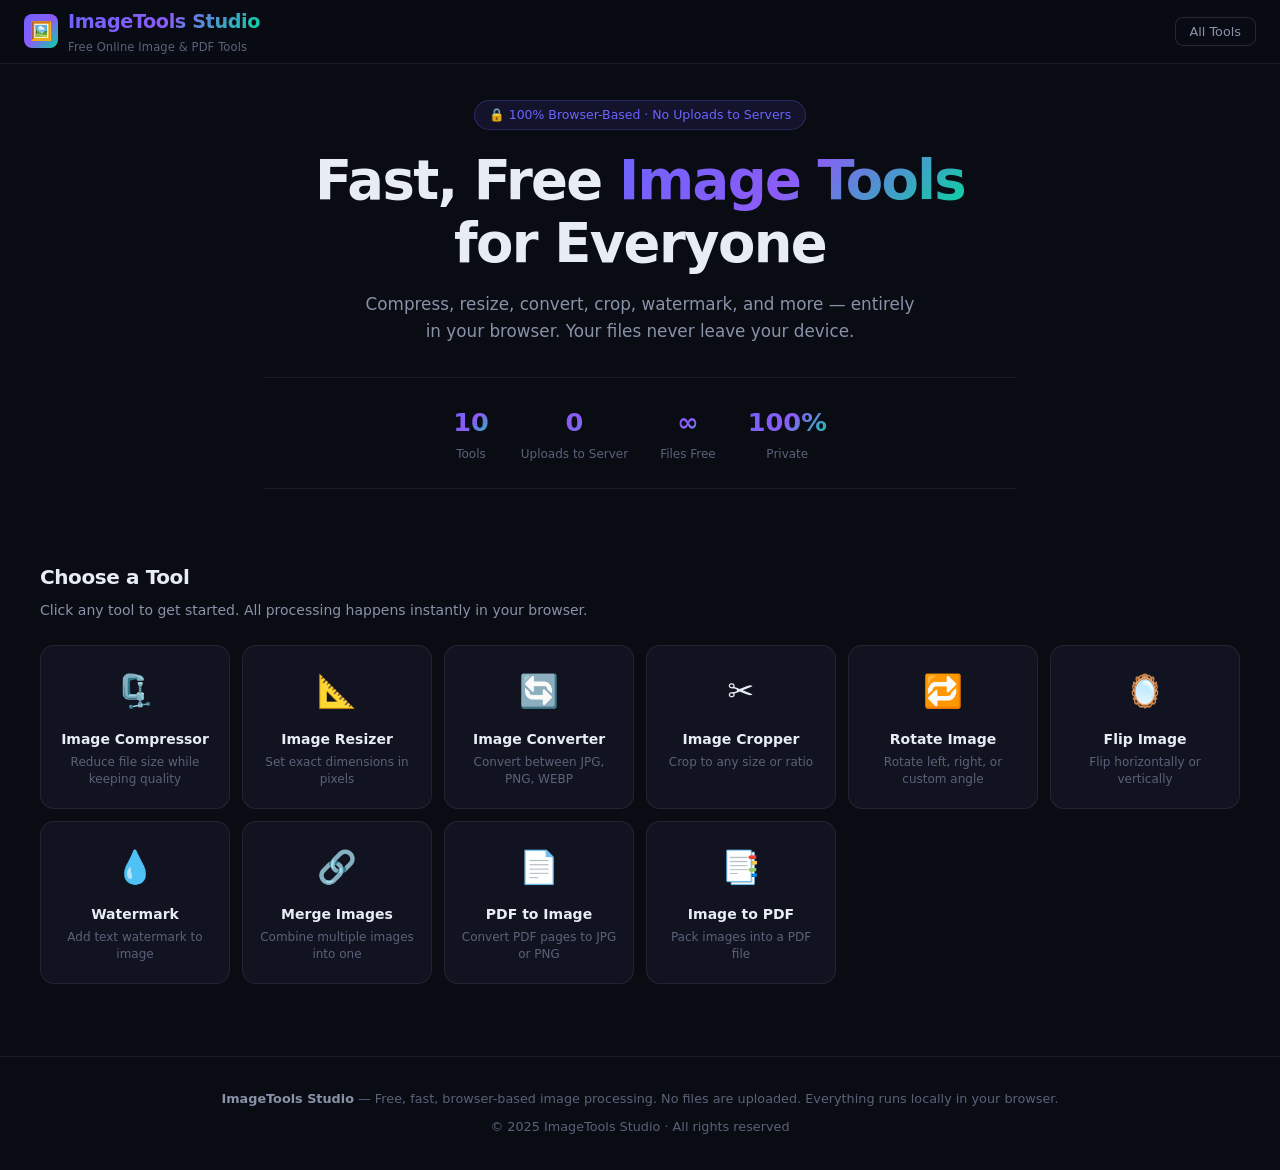
<file: index.html>
<!DOCTYPE html>
<html lang="en">
<head>
<meta charset="UTF-8">
<meta name="viewport" content="width=device-width, initial-scale=1.0">
<meta name="robots" content="index, follow">
<title>ImageTools Studio – Free Online Image & PDF Tools | Fast, Secure, Browser-Based</title>
<meta name="description" content="Free online image tools: compress, resize, convert, crop, rotate, flip, watermark, merge images, PDF to image, and image to PDF. 100% browser-based, no uploads to servers.">
<meta name="keywords" content="image compressor, image resizer, image converter, crop image, rotate image, flip image, watermark, merge images, PDF to JPG, image to PDF, online image tools, free image tools">
<link rel="canonical" href="https://imagetoolsstudio.com/">
<meta property="og:title" content="ImageTools Studio – Free Online Image & PDF Tools">
<meta property="og:description" content="Process images instantly in your browser. Compress, resize, convert, crop, rotate, flip, watermark, merge, and convert between PDF and images.">
<meta property="og:type" content="website">
<meta property="og:url" content="https://imagetoolsstudio.com/">
<meta property="og:image" content="https://imagetoolsstudio.com/og-image.png">
<meta name="twitter:card" content="summary_large_image">
<meta name="twitter:title" content="ImageTools Studio – Free Online Image & PDF Tools">
<meta name="twitter:description" content="100% browser-based image processing. No uploads, no servers. Compress, convert, crop, and more.">
<script type="application/ld+json">
{
  "@context": "https://schema.org",
  "@type": "WebApplication",
  "name": "ImageTools Studio",
  "url": "https://imagetoolsstudio.com/",
  "description": "Free online image and PDF tools that run entirely in your browser.",
  "applicationCategory": "MultimediaApplication",
  "operatingSystem": "Any",
  "offers": { "@type": "Offer", "price": "0", "priceCurrency": "USD" }
}
</script>
<style>
:root {
  --bg: #0a0c14;
  --surface: #111420;
  --surface2: #181d2e;
  --surface3: #1e2438;
  --border: rgba(255,255,255,0.07);
  --border2: rgba(255,255,255,0.12);
  --text: #e8ecf4;
  --text2: #8892a8;
  --text3: #5a6279;
  --accent: #6c63ff;
  --accent2: #8b5cf6;
  --accent3: #06d6a0;
  --warn: #f59e0b;
  --err: #ef4444;
  --grad: linear-gradient(135deg, #6c63ff 0%, #8b5cf6 50%, #06d6a0 100%);
  --grad2: linear-gradient(135deg, #1e2438 0%, #111420 100%);
  --radius: 14px;
  --radius-sm: 8px;
  --shadow: 0 8px 32px rgba(0,0,0,0.4);
  --shadow-sm: 0 2px 12px rgba(0,0,0,0.3);
  --transition: 0.2s cubic-bezier(0.4,0,0.2,1);
}
*,*::before,*::after{box-sizing:border-box;margin:0;padding:0}
html{scroll-behavior:smooth;font-size:16px}
body{background:var(--bg);color:var(--text);font-family:'Inter',system-ui,-apple-system,sans-serif;min-height:100vh;overflow-x:hidden;line-height:1.6}
::selection{background:rgba(108,99,255,0.35);color:#fff}
:focus-visible{outline:2px solid var(--accent);outline-offset:3px;border-radius:4px}
a{color:inherit;text-decoration:none}
button{cursor:pointer;font-family:inherit;border:none;outline:none}
input,select,textarea{font-family:inherit}
img{max-width:100%;height:auto}
canvas{max-width:100%}

/* ===== SCROLLBAR ===== */
::-webkit-scrollbar{width:6px;height:6px}
::-webkit-scrollbar-track{background:var(--surface)}
::-webkit-scrollbar-thumb{background:var(--surface3);border-radius:3px}
::-webkit-scrollbar-thumb:hover{background:var(--accent)}

/* ===== NAV ===== */
.nav{position:fixed;top:0;left:0;right:0;z-index:100;background:rgba(10,12,20,0.85);backdrop-filter:blur(20px);border-bottom:1px solid var(--border);padding:0 24px;height:64px;display:flex;align-items:center;justify-content:space-between}
.nav-logo{display:flex;align-items:center;gap:10px;font-size:1.2rem;font-weight:700;letter-spacing:-0.02em}
.nav-logo-icon{width:34px;height:34px;background:var(--grad);border-radius:8px;display:flex;align-items:center;justify-content:center;font-size:18px}
.nav-logo span{background:var(--grad);-webkit-background-clip:text;-webkit-text-fill-color:transparent;background-clip:text}
.nav-tagline{font-size:0.72rem;color:var(--text3);font-weight:400;letter-spacing:0.01em;display:none}
@media(min-width:768px){.nav-tagline{display:block}}
.nav-actions{display:flex;align-items:center;gap:10px}
.btn{display:inline-flex;align-items:center;justify-content:center;gap:6px;padding:8px 18px;border-radius:var(--radius-sm);font-size:0.875rem;font-weight:500;transition:var(--transition);white-space:nowrap}
.btn-primary{background:var(--grad);color:#fff;box-shadow:0 4px 20px rgba(108,99,255,0.3)}
.btn-primary:hover{opacity:0.9;transform:translateY(-1px);box-shadow:0 6px 28px rgba(108,99,255,0.45)}
.btn-ghost{background:transparent;color:var(--text2);border:1px solid var(--border2)}
.btn-ghost:hover{background:var(--surface2);color:var(--text);border-color:var(--border2)}
.btn-sm{padding:6px 14px;font-size:0.8rem}
.btn-icon{padding:8px;border-radius:var(--radius-sm);background:var(--surface2);color:var(--text2);border:1px solid var(--border)}
.btn-icon:hover{background:var(--surface3);color:var(--text)}
.btn-danger{background:rgba(239,68,68,0.15);color:var(--err);border:1px solid rgba(239,68,68,0.3)}
.btn-danger:hover{background:rgba(239,68,68,0.25)}
.btn-success{background:rgba(6,214,160,0.15);color:var(--accent3);border:1px solid rgba(6,214,160,0.3)}
.btn-success:hover{background:rgba(6,214,160,0.25)}

/* ===== HERO ===== */
.hero{padding:100px 24px 48px;text-align:center;max-width:800px;margin:0 auto}
.hero-badge{display:inline-flex;align-items:center;gap:6px;background:rgba(108,99,255,0.1);border:1px solid rgba(108,99,255,0.25);border-radius:100px;padding:4px 14px;font-size:0.78rem;color:var(--accent);font-weight:500;margin-bottom:20px}
.hero h1{font-size:clamp(2rem,5vw,3.4rem);font-weight:800;letter-spacing:-0.03em;line-height:1.15;margin-bottom:16px}
.hero h1 .grad{background:var(--grad);-webkit-background-clip:text;-webkit-text-fill-color:transparent;background-clip:text}
.hero p{color:var(--text2);font-size:1.05rem;max-width:560px;margin:0 auto 32px}
.hero-stats{display:flex;justify-content:center;gap:32px;flex-wrap:wrap;padding:24px 0;border-top:1px solid var(--border);border-bottom:1px solid var(--border)}
.hero-stat{text-align:center}
.hero-stat-num{font-size:1.6rem;font-weight:700;background:var(--grad);-webkit-background-clip:text;-webkit-text-fill-color:transparent;background-clip:text}
.hero-stat-label{font-size:0.75rem;color:var(--text3);margin-top:2px}

/* ===== TOOLS GRID ===== */
.section{padding:24px}
.section-title{font-size:1.25rem;font-weight:700;letter-spacing:-0.02em;margin-bottom:6px}
.section-subtitle{color:var(--text2);font-size:0.875rem;margin-bottom:24px}
.tools-grid{display:grid;grid-template-columns:repeat(auto-fill,minmax(180px,1fr));gap:12px;max-width:1200px;margin:0 auto}
.tool-card{background:var(--surface);border:1px solid var(--border);border-radius:var(--radius);padding:20px 16px;cursor:pointer;transition:var(--transition);position:relative;overflow:hidden;text-align:center}
.tool-card::before{content:'';position:absolute;inset:0;background:var(--grad);opacity:0;transition:var(--transition)}
.tool-card:hover::before{opacity:0.05}
.tool-card:hover{border-color:rgba(108,99,255,0.4);transform:translateY(-2px);box-shadow:var(--shadow-sm)}
.tool-card.active{border-color:var(--accent);background:rgba(108,99,255,0.08)}
.tool-icon{font-size:2rem;margin-bottom:10px;display:block}
.tool-name{font-size:0.875rem;font-weight:600;margin-bottom:4px}
.tool-desc{font-size:0.75rem;color:var(--text3);line-height:1.4}

/* ===== WORKSPACE ===== */
.workspace{max-width:1200px;margin:0 auto;padding:0 24px 48px}
.workspace-panel{background:var(--surface);border:1px solid var(--border);border-radius:var(--radius);overflow:hidden;display:none}
.workspace-panel.active{display:block}
.panel-header{background:var(--surface2);border-bottom:1px solid var(--border);padding:16px 20px;display:flex;align-items:center;justify-content:space-between;flex-wrap:wrap;gap:10px}
.panel-title{font-size:1rem;font-weight:700;display:flex;align-items:center;gap:8px}
.panel-body{padding:20px}
.panel-grid{display:grid;grid-template-columns:1fr;gap:20px}
@media(min-width:900px){.panel-grid{grid-template-columns:1fr 1fr}}
.panel-grid-3{grid-template-columns:1fr}
@media(min-width:900px){.panel-grid-3{grid-template-columns:1fr 340px}}

/* ===== DROPZONE ===== */
.dropzone{border:2px dashed var(--border2);border-radius:var(--radius);padding:48px 24px;text-align:center;transition:var(--transition);cursor:pointer;position:relative;background:var(--surface2)}
.dropzone:hover,.dropzone.drag-over{border-color:var(--accent);background:rgba(108,99,255,0.06)}
.dropzone-icon{font-size:2.5rem;margin-bottom:12px;display:block}
.dropzone h3{font-size:1rem;font-weight:600;margin-bottom:6px}
.dropzone p{font-size:0.8rem;color:var(--text3)}
.dropzone input[type=file]{position:absolute;inset:0;opacity:0;cursor:pointer;width:100%;height:100%}

/* ===== CONTROLS ===== */
.control-group{margin-bottom:16px}
.control-label{font-size:0.8rem;font-weight:600;color:var(--text2);margin-bottom:8px;display:flex;justify-content:space-between;align-items:center}
.control-value{color:var(--accent);font-weight:700}
.slider{-webkit-appearance:none;appearance:none;width:100%;height:4px;border-radius:2px;background:var(--surface3);outline:none;cursor:pointer}
.slider::-webkit-slider-thumb{-webkit-appearance:none;appearance:none;width:18px;height:18px;border-radius:50%;background:var(--grad);cursor:pointer;box-shadow:0 2px 8px rgba(108,99,255,0.4)}
.slider::-moz-range-thumb{width:18px;height:18px;border-radius:50%;background:var(--grad);cursor:pointer;border:none}
.input-row{display:grid;grid-template-columns:1fr 1fr;gap:10px}
.input-field{background:var(--surface3);border:1px solid var(--border2);border-radius:var(--radius-sm);padding:10px 12px;color:var(--text);font-size:0.875rem;width:100%;transition:var(--transition)}
.input-field:focus{border-color:var(--accent);outline:none}
.select-field{background:var(--surface3);border:1px solid var(--border2);border-radius:var(--radius-sm);padding:10px 12px;color:var(--text);font-size:0.875rem;width:100%;cursor:pointer;appearance:none;background-image:url("data:image/svg+xml,%3Csvg xmlns='http://www.w3.org/2000/svg' width='12' height='12' viewBox='0 0 24 24' fill='none' stroke='%235a6279' stroke-width='2'%3E%3Cpath d='M6 9l6 6 6-6'/%3E%3C/svg%3E");background-repeat:no-repeat;background-position:right 12px center;padding-right:32px}
.select-field:focus{border-color:var(--accent);outline:none}
.checkbox-row{display:flex;align-items:center;gap:8px;cursor:pointer;font-size:0.875rem}
.checkbox-row input{width:16px;height:16px;accent-color:var(--accent)}
.radio-group{display:flex;gap:8px;flex-wrap:wrap}
.radio-btn{padding:7px 14px;border-radius:var(--radius-sm);border:1px solid var(--border2);background:var(--surface3);color:var(--text2);font-size:0.8rem;cursor:pointer;transition:var(--transition)}
.radio-btn.active,.radio-btn:hover{border-color:var(--accent);background:rgba(108,99,255,0.1);color:var(--text)}

/* ===== STATS ===== */
.stats-bar{display:grid;grid-template-columns:repeat(auto-fit,minmax(100px,1fr));gap:10px;background:var(--surface2);border:1px solid var(--border);border-radius:var(--radius);padding:16px}
.stat-item{text-align:center}
.stat-label{font-size:0.7rem;color:var(--text3);text-transform:uppercase;letter-spacing:0.06em;margin-bottom:4px}
.stat-value{font-size:1rem;font-weight:700}
.stat-value.green{color:var(--accent3)}
.stat-value.accent{color:var(--accent)}

/* ===== PREVIEW ===== */
.preview-box{background:var(--surface2);border:1px solid var(--border);border-radius:var(--radius);overflow:hidden;min-height:200px;display:flex;align-items:center;justify-content:center;position:relative}
.preview-box img,.preview-box canvas{max-width:100%;max-height:400px;object-fit:contain;display:block;margin:auto}
.preview-placeholder{color:var(--text3);font-size:0.875rem;text-align:center;padding:40px 20px}
.preview-placeholder span{font-size:2rem;display:block;margin-bottom:8px}

/* ===== BEFORE/AFTER SLIDER ===== */
.compare-wrap{position:relative;overflow:hidden;border-radius:var(--radius);cursor:ew-resize;max-height:400px;background:var(--surface2)}
.compare-before,.compare-after{position:absolute;inset:0;overflow:hidden}
.compare-before img,.compare-after img{width:100%;height:100%;object-fit:contain;display:block}
.compare-after{clip-path:inset(0 50% 0 0)}
.compare-divider{position:absolute;top:0;bottom:0;left:50%;width:2px;background:#fff;cursor:ew-resize;z-index:10}
.compare-divider::after{content:'⟺';position:absolute;top:50%;left:50%;transform:translate(-50%,-50%);background:#fff;color:#000;width:28px;height:28px;border-radius:50%;display:flex;align-items:center;justify-content:center;font-size:12px;box-shadow:0 2px 8px rgba(0,0,0,0.4)}
.compare-label{position:absolute;top:10px;padding:3px 10px;background:rgba(0,0,0,0.6);border-radius:100px;font-size:0.7rem;font-weight:600;color:#fff}
.compare-label.before{left:10px}
.compare-label.after{right:10px}

/* ===== PROGRESS ===== */
.progress-wrap{margin:12px 0}
.progress-bar{height:4px;background:var(--surface3);border-radius:2px;overflow:hidden}
.progress-fill{height:100%;background:var(--grad);border-radius:2px;transition:width 0.3s ease;width:0%}
.progress-text{font-size:0.75rem;color:var(--text3);margin-top:4px}

/* ===== PROCESSING ANIMATION ===== */
.processing{display:none;align-items:center;gap:10px;color:var(--text2);font-size:0.875rem}
.processing.active{display:flex}
.spin{width:18px;height:18px;border:2px solid var(--border2);border-top-color:var(--accent);border-radius:50%;animation:spin 0.7s linear infinite}
@keyframes spin{to{transform:rotate(360deg)}}
.pulse{animation:pulse 1.5s ease-in-out infinite}
@keyframes pulse{0%,100%{opacity:1}50%{opacity:0.5}}

/* ===== FILE LIST ===== */
.file-list{display:flex;flex-direction:column;gap:8px;margin-top:12px}
.file-item{background:var(--surface3);border:1px solid var(--border);border-radius:var(--radius-sm);padding:10px 12px;display:flex;align-items:center;gap:10px;font-size:0.825rem}
.file-item-thumb{width:36px;height:36px;border-radius:6px;object-fit:cover;background:var(--surface2);flex-shrink:0}
.file-item-info{flex:1;min-width:0}
.file-item-name{font-weight:500;white-space:nowrap;overflow:hidden;text-overflow:ellipsis}
.file-item-size{color:var(--text3);font-size:0.75rem}
.file-item-remove{background:none;color:var(--text3);font-size:1rem;padding:4px;border-radius:4px;flex-shrink:0}
.file-item-remove:hover{color:var(--err)}

/* ===== TOAST ===== */
.toast-wrap{position:fixed;bottom:24px;right:24px;z-index:1000;display:flex;flex-direction:column;gap:8px;pointer-events:none}
.toast{background:var(--surface2);border:1px solid var(--border2);border-radius:var(--radius-sm);padding:12px 16px;font-size:0.85rem;box-shadow:var(--shadow);display:flex;align-items:center;gap:8px;pointer-events:all;animation:slideIn 0.3s ease;max-width:320px}
.toast.success{border-color:rgba(6,214,160,0.4);color:var(--accent3)}
.toast.error{border-color:rgba(239,68,68,0.4);color:var(--err)}
.toast.info{border-color:rgba(108,99,255,0.4);color:var(--accent)}
@keyframes slideIn{from{transform:translateX(100%);opacity:0}to{transform:translateX(0);opacity:1}}
@keyframes slideOut{to{transform:translateX(120%);opacity:0}}

/* ===== CROP ===== */
.crop-wrap{position:relative;display:inline-block;cursor:crosshair;background:var(--surface3)}
.crop-wrap img{display:block;max-width:100%;max-height:380px}
.crop-selection{position:absolute;border:2px solid #fff;background:rgba(108,99,255,0.15);pointer-events:none;box-shadow:0 0 0 9999px rgba(0,0,0,0.5)}
.crop-handle{position:absolute;width:10px;height:10px;background:#fff;border:2px solid var(--accent);border-radius:50%}

/* ===== MERGE ===== */
.merge-canvas-wrap{text-align:center}
.merge-direction-btns{display:flex;gap:8px;margin-bottom:12px}

/* ===== RESULT AREA ===== */
.result-area{display:none;margin-top:16px}
.result-area.show{display:block}
.result-img-wrap{text-align:center;background:var(--surface2);border:1px solid var(--border);border-radius:var(--radius);padding:16px;margin-bottom:12px}
.result-img-wrap img,.result-img-wrap canvas{max-height:350px;max-width:100%;object-fit:contain;border-radius:var(--radius-sm)}

/* ===== TABS ===== */
.tabs{display:flex;border-bottom:1px solid var(--border);margin-bottom:16px;overflow-x:auto}
.tab{padding:10px 16px;font-size:0.85rem;font-weight:500;color:var(--text3);cursor:pointer;white-space:nowrap;border-bottom:2px solid transparent;margin-bottom:-1px;transition:var(--transition)}
.tab:hover{color:var(--text2)}
.tab.active{color:var(--accent);border-bottom-color:var(--accent)}

/* ===== FOOTER ===== */
.footer{padding:32px 24px;border-top:1px solid var(--border);text-align:center;color:var(--text3);font-size:0.8rem}
.footer strong{color:var(--text2)}

/* ===== RESPONSIVE ===== */
@media(max-width:640px){
  .hero{padding:80px 16px 32px}
  .section{padding:16px}
  .workspace{padding:0 16px 32px}
  .panel-body{padding:14px}
  .tools-grid{grid-template-columns:repeat(auto-fill,minmax(140px,1fr))}
  .hero-stats{gap:20px}
}
@media(prefers-reduced-motion:reduce){*{animation-duration:0.01ms !important;transition-duration:0.01ms !important}}
</style>
</head>
<body>

<!-- NAV -->
<nav class="nav" role="navigation" aria-label="Main navigation">
  <div class="nav-logo">
    <div class="nav-logo-icon" aria-hidden="true">🖼️</div>
    <div>
      <span>ImageTools Studio</span>
      <div class="nav-tagline">Free Online Image &amp; PDF Tools</div>
    </div>
  </div>
  <div class="nav-actions">
    <button class="btn btn-ghost btn-sm" onclick="scrollToTools()">All Tools</button>
  </div>
</nav>

<!-- HERO -->
<header class="hero" role="banner">
  <div class="hero-badge">🔒 100% Browser-Based · No Uploads to Servers</div>
  <h1>Fast, Free <span class="grad">Image Tools</span><br>for Everyone</h1>
  <p>Compress, resize, convert, crop, watermark, and more — entirely in your browser. Your files never leave your device.</p>
  <div class="hero-stats">
    <div class="hero-stat"><div class="hero-stat-num">10</div><div class="hero-stat-label">Tools</div></div>
    <div class="hero-stat"><div class="hero-stat-num">0</div><div class="hero-stat-label">Uploads to Server</div></div>
    <div class="hero-stat"><div class="hero-stat-num">∞</div><div class="hero-stat-label">Files Free</div></div>
    <div class="hero-stat"><div class="hero-stat-num">100%</div><div class="hero-stat-label">Private</div></div>
  </div>
</header>

<!-- TOOLS GRID -->
<section class="section" id="tools" aria-labelledby="tools-heading">
  <div style="max-width:1200px;margin:0 auto">
    <h2 class="section-title" id="tools-heading">Choose a Tool</h2>
    <p class="section-subtitle">Click any tool to get started. All processing happens instantly in your browser.</p>
    <div class="tools-grid" role="list">
      <div class="tool-card" role="listitem" onclick="openTool('compress')" tabindex="0" data-tool="compress" aria-label="Image Compressor">
        <span class="tool-icon">🗜️</span>
        <div class="tool-name">Image Compressor</div>
        <div class="tool-desc">Reduce file size while keeping quality</div>
      </div>
      <div class="tool-card" role="listitem" onclick="openTool('resize')" tabindex="0" data-tool="resize" aria-label="Image Resizer">
        <span class="tool-icon">📐</span>
        <div class="tool-name">Image Resizer</div>
        <div class="tool-desc">Set exact dimensions in pixels</div>
      </div>
      <div class="tool-card" role="listitem" onclick="openTool('convert')" tabindex="0" data-tool="convert" aria-label="Image Converter">
        <span class="tool-icon">🔄</span>
        <div class="tool-name">Image Converter</div>
        <div class="tool-desc">Convert between JPG, PNG, WEBP</div>
      </div>
      <div class="tool-card" role="listitem" onclick="openTool('crop')" tabindex="0" data-tool="crop" aria-label="Image Cropper">
        <span class="tool-icon">✂️</span>
        <div class="tool-name">Image Cropper</div>
        <div class="tool-desc">Crop to any size or ratio</div>
      </div>
      <div class="tool-card" role="listitem" onclick="openTool('rotate')" tabindex="0" data-tool="rotate" aria-label="Rotate Image">
        <span class="tool-icon">🔁</span>
        <div class="tool-name">Rotate Image</div>
        <div class="tool-desc">Rotate left, right, or custom angle</div>
      </div>
      <div class="tool-card" role="listitem" onclick="openTool('flip')" tabindex="0" data-tool="flip" aria-label="Flip Image">
        <span class="tool-icon">🪞</span>
        <div class="tool-name">Flip Image</div>
        <div class="tool-desc">Flip horizontally or vertically</div>
      </div>
      <div class="tool-card" role="listitem" onclick="openTool('watermark')" tabindex="0" data-tool="watermark" aria-label="Watermark Image">
        <span class="tool-icon">💧</span>
        <div class="tool-name">Watermark</div>
        <div class="tool-desc">Add text watermark to image</div>
      </div>
      <div class="tool-card" role="listitem" onclick="openTool('merge')" tabindex="0" data-tool="merge" aria-label="Merge Images">
        <span class="tool-icon">🔗</span>
        <div class="tool-name">Merge Images</div>
        <div class="tool-desc">Combine multiple images into one</div>
      </div>
      <div class="tool-card" role="listitem" onclick="openTool('pdftoimag')" tabindex="0" data-tool="pdftoimag" aria-label="PDF to Image">
        <span class="tool-icon">📄</span>
        <div class="tool-name">PDF to Image</div>
        <div class="tool-desc">Convert PDF pages to JPG or PNG</div>
      </div>
      <div class="tool-card" role="listitem" onclick="openTool('imagetopdf')" tabindex="0" data-tool="imagetopdf" aria-label="Image to PDF">
        <span class="tool-icon">📑</span>
        <div class="tool-name">Image to PDF</div>
        <div class="tool-desc">Pack images into a PDF file</div>
      </div>
    </div>
  </div>
</section>

<!-- WORKSPACE -->
<main class="workspace" id="workspace" aria-label="Tool workspace">

  <!-- COMPRESS -->
  <div class="workspace-panel" id="panel-compress">
    <div class="panel-header">
      <div class="panel-title">🗜️ Image Compressor</div>
      <button class="btn btn-ghost btn-sm" onclick="closeTool()">✕ Close</button>
    </div>
    <div class="panel-body">
      <div class="panel-grid-3">
        <div>
          <div class="dropzone" id="dz-compress" onclick="document.getElementById('fi-compress').click()" onkeydown="if(event.key==='Enter')document.getElementById('fi-compress').click()" tabindex="0" role="button" aria-label="Drop image here or click to upload">
            <input type="file" id="fi-compress" accept="image/*" onchange="loadCompressFile(this)">
            <span class="dropzone-icon">🗜️</span>
            <h3>Drop your image here</h3>
            <p>or click to browse &bull; JPG, PNG, WEBP, GIF</p>
          </div>
          <div class="file-list" id="fl-compress"></div>
          <div class="control-group" style="margin-top:16px">
            <div class="control-label">Quality <span class="control-value" id="quality-val">80%</span></div>
            <input type="range" class="slider" id="quality-slider" min="1" max="100" value="80" oninput="updateQualityLabel(this.value)">
          </div>
          <button class="btn btn-primary" style="width:100%;margin-top:4px" onclick="runCompress()">🗜️ Compress Image</button>
        </div>
        <div>
          <div class="stats-bar" id="compress-stats" style="display:none">
            <div class="stat-item"><div class="stat-label">Original</div><div class="stat-value" id="cs-orig">—</div></div>
            <div class="stat-item"><div class="stat-label">New Size</div><div class="stat-value accent" id="cs-new">—</div></div>
            <div class="stat-item"><div class="stat-label">Saved</div><div class="stat-value green" id="cs-saved">—</div></div>
            <div class="stat-item"><div class="stat-label">Reduction</div><div class="stat-value green" id="cs-pct">—</div></div>
          </div>
          <div class="processing" id="proc-compress" style="margin:12px 0"><div class="spin"></div>Compressing…</div>
          <div class="progress-wrap" id="prog-compress" style="display:none"><div class="progress-bar"><div class="progress-fill" id="pf-compress"></div></div></div>
          <div class="result-area" id="res-compress">
            <div id="compare-compress" style="display:none">
              <div class="compare-wrap" id="cw-compress">
                <img id="compare-before-compress" alt="Original">
                <div class="compare-after" id="ca-compress"><img id="compare-after-img-compress" alt="Compressed"></div>
                <div class="compare-divider" id="cd-compress"></div>
                <span class="compare-label before">Before</span><span class="compare-label after">After</span>
              </div>
            </div>
            <div class="result-img-wrap" id="rw-compress" style="display:none"><canvas id="cv-compress"></canvas></div>
            <button class="btn btn-success" style="width:100%;margin-top:12px" id="dl-compress" onclick="downloadCanvas('cv-compress','compressed.jpg')">⬇️ Download Compressed Image</button>
          </div>
        </div>
      </div>
    </div>
  </div>

  <!-- RESIZE -->
  <div class="workspace-panel" id="panel-resize">
    <div class="panel-header">
      <div class="panel-title">📐 Image Resizer</div>
      <button class="btn btn-ghost btn-sm" onclick="closeTool()">✕ Close</button>
    </div>
    <div class="panel-body">
      <div class="panel-grid">
        <div>
          <div class="dropzone" onclick="document.getElementById('fi-resize').click()" tabindex="0" role="button">
            <input type="file" id="fi-resize" accept="image/*" onchange="loadSinglePreview(this,'prev-resize','info-resize')">
            <span class="dropzone-icon">📐</span><h3>Drop image here</h3><p>or click to browse</p>
          </div>
          <p id="info-resize" style="font-size:.78rem;color:var(--text3);margin-top:8px"></p>
          <div class="input-row" style="margin-top:14px">
            <div>
              <div class="control-label">Width (px)</div>
              <input type="number" class="input-field" id="rz-w" placeholder="Width" oninput="lockAspect('w')">
            </div>
            <div>
              <div class="control-label">Height (px)</div>
              <input type="number" class="input-field" id="rz-h" placeholder="Height" oninput="lockAspect('h')">
            </div>
          </div>
          <label class="checkbox-row" style="margin-top:10px">
            <input type="checkbox" id="rz-lock" checked> Lock aspect ratio
          </label>
          <button class="btn btn-primary" style="width:100%;margin-top:14px" onclick="runResize()">📐 Resize Image</button>
        </div>
        <div>
          <div class="preview-box" id="prev-resize"><div class="preview-placeholder"><span>📐</span>Preview appears here</div></div>
          <div class="result-area" id="res-resize">
            <canvas id="cv-resize" style="display:none"></canvas>
            <button class="btn btn-success" style="width:100%;margin-top:12px" onclick="downloadCanvas('cv-resize','resized.png')">⬇️ Download Resized</button>
          </div>
        </div>
      </div>
    </div>
  </div>

  <!-- CONVERT -->
  <div class="workspace-panel" id="panel-convert">
    <div class="panel-header">
      <div class="panel-title">🔄 Image Converter</div>
      <button class="btn btn-ghost btn-sm" onclick="closeTool()">✕ Close</button>
    </div>
    <div class="panel-body">
      <div class="panel-grid">
        <div>
          <div class="dropzone" onclick="document.getElementById('fi-convert').click()" tabindex="0" role="button">
            <input type="file" id="fi-convert" accept="image/*" multiple onchange="loadConvertFiles(this)">
            <span class="dropzone-icon">🔄</span><h3>Drop images here</h3><p>Multiple files supported</p>
          </div>
          <div class="file-list" id="fl-convert"></div>
          <div class="control-group" style="margin-top:16px">
            <div class="control-label">Convert to</div>
            <div class="radio-group" id="fmt-group">
              <div class="radio-btn active" onclick="setFormat('jpg',this)">JPG</div>
              <div class="radio-btn" onclick="setFormat('png',this)">PNG</div>
              <div class="radio-btn" onclick="setFormat('webp',this)">WEBP</div>
            </div>
          </div>
          <div class="control-group" id="conv-quality-wrap">
            <div class="control-label">Quality <span class="control-value" id="conv-q-val">90%</span></div>
            <input type="range" class="slider" id="conv-q-slider" min="1" max="100" value="90" oninput="document.getElementById('conv-q-val').textContent=this.value+'%'">
          </div>
          <button class="btn btn-primary" style="width:100%;margin-top:4px" onclick="runConvert()">🔄 Convert All</button>
        </div>
        <div>
          <div class="result-area" id="res-convert">
            <div id="conv-results"></div>
          </div>
        </div>
      </div>
    </div>
  </div>

  <!-- CROP -->
  <div class="workspace-panel" id="panel-crop">
    <div class="panel-header">
      <div class="panel-title">✂️ Image Cropper</div>
      <button class="btn btn-ghost btn-sm" onclick="closeTool()">✕ Close</button>
    </div>
    <div class="panel-body">
      <div class="panel-grid">
        <div>
          <div class="dropzone" onclick="document.getElementById('fi-crop').click()" tabindex="0" role="button">
            <input type="file" id="fi-crop" accept="image/*" onchange="loadCropFile(this)">
            <span class="dropzone-icon">✂️</span><h3>Drop image here</h3><p>Draw a crop area on the preview</p>
          </div>
          <div style="margin-top:14px">
            <div class="control-label">Crop area (px)</div>
            <div class="input-row">
              <input type="number" class="input-field" id="crop-x" placeholder="X" oninput="updateCropManual()">
              <input type="number" class="input-field" id="crop-y" placeholder="Y" oninput="updateCropManual()">
            </div>
            <div class="input-row" style="margin-top:8px">
              <input type="number" class="input-field" id="crop-w" placeholder="Width" oninput="updateCropManual()">
              <input type="number" class="input-field" id="crop-h" placeholder="Height" oninput="updateCropManual()">
            </div>
          </div>
          <button class="btn btn-primary" style="width:100%;margin-top:14px" onclick="runCrop()">✂️ Crop Image</button>
        </div>
        <div>
          <div id="crop-area-wrap" style="overflow:auto;background:var(--surface2);border:1px solid var(--border);border-radius:var(--radius);min-height:200px;display:flex;align-items:center;justify-content:center;padding:12px">
            <div class="preview-placeholder" id="crop-placeholder"><span>✂️</span>Upload an image to crop</div>
            <div class="crop-wrap" id="crop-container" style="display:none">
              <img id="crop-img" alt="Image to crop">
              <div class="crop-selection" id="crop-sel" style="display:none"></div>
            </div>
          </div>
          <div class="result-area" id="res-crop">
            <canvas id="cv-crop" style="display:none"></canvas>
            <div class="result-img-wrap"><img id="crop-preview-out" alt="Cropped" style="max-height:200px"></div>
            <button class="btn btn-success" style="width:100%;margin-top:10px" onclick="downloadCanvas('cv-crop','cropped.png')">⬇️ Download Cropped</button>
          </div>
        </div>
      </div>
    </div>
  </div>

  <!-- ROTATE -->
  <div class="workspace-panel" id="panel-rotate">
    <div class="panel-header">
      <div class="panel-title">🔁 Rotate Image</div>
      <button class="btn btn-ghost btn-sm" onclick="closeTool()">✕ Close</button>
    </div>
    <div class="panel-body">
      <div class="panel-grid">
        <div>
          <div class="dropzone" onclick="document.getElementById('fi-rotate').click()" tabindex="0" role="button">
            <input type="file" id="fi-rotate" accept="image/*" onchange="loadRotateFile(this)">
            <span class="dropzone-icon">🔁</span><h3>Drop image here</h3><p>or click to browse</p>
          </div>
          <div style="margin-top:16px;display:flex;gap:8px;flex-wrap:wrap">
            <button class="btn btn-ghost" onclick="applyRotate(-90)">↺ 90° Left</button>
            <button class="btn btn-ghost" onclick="applyRotate(90)">↻ 90° Right</button>
            <button class="btn btn-ghost" onclick="applyRotate(180)">↕ 180°</button>
          </div>
          <div class="control-group" style="margin-top:14px">
            <div class="control-label">Custom angle <span class="control-value" id="rot-angle-val">0°</span></div>
            <input type="range" class="slider" id="rot-angle" min="-180" max="180" value="0" oninput="document.getElementById('rot-angle-val').textContent=this.value+'°'">
          </div>
          <button class="btn btn-primary" style="width:100%;margin-top:4px" onclick="applyCustomRotate()">🔁 Apply Rotation</button>
        </div>
        <div>
          <div class="preview-box" id="prev-rotate"><div class="preview-placeholder"><span>🔁</span>Preview here</div></div>
          <div class="result-area" id="res-rotate">
            <canvas id="cv-rotate" style="display:none"></canvas>
            <button class="btn btn-success" style="width:100%;margin-top:10px" onclick="downloadCanvas('cv-rotate','rotated.png')">⬇️ Download Rotated</button>
          </div>
        </div>
      </div>
    </div>
  </div>

  <!-- FLIP -->
  <div class="workspace-panel" id="panel-flip">
    <div class="panel-header">
      <div class="panel-title">🪞 Flip Image</div>
      <button class="btn btn-ghost btn-sm" onclick="closeTool()">✕ Close</button>
    </div>
    <div class="panel-body">
      <div class="panel-grid">
        <div>
          <div class="dropzone" onclick="document.getElementById('fi-flip').click()" tabindex="0" role="button">
            <input type="file" id="fi-flip" accept="image/*" onchange="loadFlipFile(this)">
            <span class="dropzone-icon">🪞</span><h3>Drop image here</h3><p>or click to browse</p>
          </div>
          <div style="margin-top:16px;display:flex;gap:8px">
            <button class="btn btn-primary" style="flex:1" onclick="runFlip('h')">↔ Flip Horizontal</button>
            <button class="btn btn-primary" style="flex:1" onclick="runFlip('v')">↕ Flip Vertical</button>
          </div>
        </div>
        <div>
          <div class="preview-box" id="prev-flip"><div class="preview-placeholder"><span>🪞</span>Preview here</div></div>
          <div class="result-area" id="res-flip">
            <canvas id="cv-flip" style="display:none"></canvas>
            <button class="btn btn-success" style="width:100%;margin-top:10px" onclick="downloadCanvas('cv-flip','flipped.png')">⬇️ Download Flipped</button>
          </div>
        </div>
      </div>
    </div>
  </div>

  <!-- WATERMARK -->
  <div class="workspace-panel" id="panel-watermark">
    <div class="panel-header">
      <div class="panel-title">💧 Watermark Image</div>
      <button class="btn btn-ghost btn-sm" onclick="closeTool()">✕ Close</button>
    </div>
    <div class="panel-body">
      <div class="panel-grid">
        <div>
          <div class="dropzone" onclick="document.getElementById('fi-wm').click()" tabindex="0" role="button">
            <input type="file" id="fi-wm" accept="image/*" onchange="loadWmFile(this)">
            <span class="dropzone-icon">💧</span><h3>Drop image here</h3><p>or click to browse</p>
          </div>
          <div class="control-group" style="margin-top:14px">
            <div class="control-label">Watermark text</div>
            <input type="text" class="input-field" id="wm-text" placeholder="© Your Name 2025" value="© ImageTools Studio">
          </div>
          <div class="input-row">
            <div>
              <div class="control-label">Font size</div>
              <input type="number" class="input-field" id="wm-size" value="36" min="8" max="200">
            </div>
            <div>
              <div class="control-label">Color</div>
              <input type="color" class="input-field" id="wm-color" value="#ffffff" style="height:42px;padding:4px">
            </div>
          </div>
          <div class="control-group" style="margin-top:10px">
            <div class="control-label">Opacity <span class="control-value" id="wm-op-val">60%</span></div>
            <input type="range" class="slider" id="wm-opacity" min="5" max="100" value="60" oninput="document.getElementById('wm-op-val').textContent=this.value+'%'">
          </div>
          <div class="control-group">
            <div class="control-label">Position</div>
            <select class="select-field" id="wm-pos">
              <option value="br">Bottom Right</option>
              <option value="bl">Bottom Left</option>
              <option value="tr">Top Right</option>
              <option value="tl">Top Left</option>
              <option value="c">Center</option>
              <option value="tile">Tile (repeat)</option>
            </select>
          </div>
          <button class="btn btn-primary" style="width:100%;margin-top:4px" onclick="runWatermark()">💧 Add Watermark</button>
        </div>
        <div>
          <div class="preview-box" id="prev-wm"><div class="preview-placeholder"><span>💧</span>Preview here</div></div>
          <div class="result-area" id="res-wm">
            <canvas id="cv-wm" style="display:none"></canvas>
            <div class="result-img-wrap"><canvas id="cv-wm-prev" style="max-height:300px;max-width:100%"></canvas></div>
            <button class="btn btn-success" style="width:100%;margin-top:10px" onclick="downloadCanvas('cv-wm','watermarked.png')">⬇️ Download Watermarked</button>
          </div>
        </div>
      </div>
    </div>
  </div>

  <!-- MERGE -->
  <div class="workspace-panel" id="panel-merge">
    <div class="panel-header">
      <div class="panel-title">🔗 Merge Images</div>
      <button class="btn btn-ghost btn-sm" onclick="closeTool()">✕ Close</button>
    </div>
    <div class="panel-body">
      <div class="panel-grid">
        <div>
          <div class="dropzone" onclick="document.getElementById('fi-merge').click()" tabindex="0" role="button">
            <input type="file" id="fi-merge" accept="image/*" multiple onchange="loadMergeFiles(this)">
            <span class="dropzone-icon">🔗</span><h3>Drop images here</h3><p>Multiple images, will be merged in order</p>
          </div>
          <div class="file-list" id="fl-merge"></div>
          <div class="control-group" style="margin-top:14px">
            <div class="control-label">Direction</div>
            <div class="radio-group" id="merge-dir-group">
              <div class="radio-btn active" onclick="setMergeDir('horizontal',this)">→ Horizontal</div>
              <div class="radio-btn" onclick="setMergeDir('vertical',this)">↓ Vertical</div>
            </div>
          </div>
          <div class="control-group">
            <div class="control-label">Gap between images (px)</div>
            <input type="number" class="input-field" id="merge-gap" value="0" min="0" max="100">
          </div>
          <div class="control-group">
            <div class="control-label">Background color</div>
            <input type="color" class="input-field" id="merge-bg" value="#ffffff" style="height:42px;padding:4px">
          </div>
          <button class="btn btn-primary" style="width:100%;margin-top:4px" onclick="runMerge()">🔗 Merge Images</button>
        </div>
        <div>
          <div class="preview-box" style="min-height:250px" id="prev-merge"><div class="preview-placeholder"><span>🔗</span>Merged preview here</div></div>
          <div class="result-area" id="res-merge">
            <canvas id="cv-merge" style="display:none"></canvas>
            <button class="btn btn-success" style="width:100%;margin-top:10px" onclick="downloadCanvas('cv-merge','merged.png')">⬇️ Download Merged</button>
          </div>
        </div>
      </div>
    </div>
  </div>

  <!-- PDF TO IMAGE -->
  <div class="workspace-panel" id="panel-pdftoimag">
    <div class="panel-header">
      <div class="panel-title">📄 PDF to Image</div>
      <button class="btn btn-ghost btn-sm" onclick="closeTool()">✕ Close</button>
    </div>
    <div class="panel-body">
      <div class="panel-grid">
        <div>
          <div class="dropzone" onclick="document.getElementById('fi-pdf').click()" tabindex="0" role="button">
            <input type="file" id="fi-pdf" accept="application/pdf" onchange="loadPdfFile(this)">
            <span class="dropzone-icon">📄</span><h3>Drop PDF here</h3><p>or click to browse</p>
          </div>
          <div class="control-group" style="margin-top:14px">
            <div class="control-label">Output format</div>
            <div class="radio-group" id="pdf-fmt-group">
              <div class="radio-btn active" onclick="setPdfFmt('jpg',this)">JPG</div>
              <div class="radio-btn" onclick="setPdfFmt('png',this)">PNG</div>
            </div>
          </div>
          <div class="control-group">
            <div class="control-label">Scale <span class="control-value" id="pdf-scale-val">2×</span></div>
            <input type="range" class="slider" id="pdf-scale" min="1" max="4" step="0.5" value="2" oninput="document.getElementById('pdf-scale-val').textContent=this.value+'×'">
          </div>
          <div class="processing" id="proc-pdf" style="margin:12px 0"><div class="spin"></div>Rendering PDF…</div>
          <div class="progress-wrap" id="prog-pdf" style="display:none"><div class="progress-bar"><div class="progress-fill" id="pf-pdf"></div></div><div class="progress-text" id="pt-pdf"></div></div>
        </div>
        <div>
          <div class="result-area" id="res-pdf">
            <div id="pdf-pages"></div>
          </div>
        </div>
      </div>
    </div>
  </div>

  <!-- IMAGE TO PDF -->
  <div class="workspace-panel" id="panel-imagetopdf">
    <div class="panel-header">
      <div class="panel-title">📑 Image to PDF</div>
      <button class="btn btn-ghost btn-sm" onclick="closeTool()">✕ Close</button>
    </div>
    <div class="panel-body">
      <div class="panel-grid">
        <div>
          <div class="dropzone" onclick="document.getElementById('fi-i2p').click()" tabindex="0" role="button">
            <input type="file" id="fi-i2p" accept="image/*" multiple onchange="loadI2PFiles(this)">
            <span class="dropzone-icon">📑</span><h3>Drop images here</h3><p>Multiple images, one per PDF page</p>
          </div>
          <div class="file-list" id="fl-i2p"></div>
          <div class="control-group" style="margin-top:14px">
            <div class="control-label">Page size</div>
            <select class="select-field" id="i2p-page">
              <option value="a4">A4</option>
              <option value="letter">Letter</option>
              <option value="fit">Fit to image</option>
            </select>
          </div>
          <div class="control-group">
            <div class="control-label">Orientation</div>
            <div class="radio-group" id="i2p-orient-group">
              <div class="radio-btn active" onclick="setI2POrient('portrait',this)">Portrait</div>
              <div class="radio-btn" onclick="setI2POrient('landscape',this)">Landscape</div>
            </div>
          </div>
          <button class="btn btn-primary" style="width:100%;margin-top:8px" onclick="runI2P()">📑 Create PDF</button>
        </div>
        <div>
          <div class="preview-box" id="prev-i2p" style="min-height:300px"><div class="preview-placeholder"><span>📑</span>Images will appear as PDF pages</div></div>
          <div class="result-area" id="res-i2p">
            <button class="btn btn-success" style="width:100%;margin-top:10px" id="dl-i2p" onclick="downloadI2P()">⬇️ Download PDF</button>
          </div>
        </div>
      </div>
    </div>
  </div>

</main>

<!-- FOOTER -->
<footer class="footer" role="contentinfo">
  <p><strong>ImageTools Studio</strong> — Free, fast, browser-based image processing. <span>No files are uploaded. Everything runs locally in your browser.</span></p>
  <p style="margin-top:8px">© 2025 ImageTools Studio · All rights reserved</p>
</footer>

<!-- TOAST -->
<div class="toast-wrap" id="toast-wrap" aria-live="polite"></div>

<script>
// ===== PDF.js CDN loader =====
let pdfjsLib = null;
function loadPdfJS(cb) {
  if (pdfjsLib) { cb(); return; }
  const s = document.createElement('script');
  s.src = 'https://cdnjs.cloudflare.com/ajax/libs/pdf.js/3.11.174/pdf.min.js';
  s.onload = () => {
    pdfjsLib = window['pdfjs-dist/build/pdf'];
    pdfjsLib.GlobalWorkerOptions.workerSrc = 'https://cdnjs.cloudflare.com/ajax/libs/pdf.js/3.11.174/pdf.worker.min.js';
    cb();
  };
  s.onerror = () => toast('Failed to load PDF.js. Check your connection.','error');
  document.head.appendChild(s);
}

// ===== jsPDF CDN loader =====
let jsPDFLib = null;
function loadJsPDF(cb) {
  if (jsPDFLib) { cb(); return; }
  const s = document.createElement('script');
  s.src = 'https://cdnjs.cloudflare.com/ajax/libs/jspdf/2.5.1/jspdf.umd.min.js';
  s.onload = () => { jsPDFLib = window.jspdf; cb(); };
  s.onerror = () => toast('Failed to load jsPDF. Check your connection.','error');
  document.head.appendChild(s);
}

// ===== STATE =====
const state = {
  compress: { img: null, origSize: 0 },
  resize: { img: null, origW: 0, origH: 0 },
  convert: { files: [], format: 'jpg' },
  crop: { img: null, sel: {x:0,y:0,w:0,h:0}, dragging: false, startX:0, startY:0, scaleX:1, scaleY:1 },
  rotate: { img: null, angle: 0 },
  flip: { img: null },
  watermark: { img: null },
  merge: { images: [], dir: 'horizontal' },
  pdf: { pages: [], format: 'jpg' },
  i2p: { images: [], orient: 'portrait', pdfBlob: null }
};

// ===== NAVIGATION =====
function scrollToTools() {
  document.getElementById('tools').scrollIntoView({behavior:'smooth'});
}

function openTool(name) {
  document.querySelectorAll('.workspace-panel').forEach(p => p.classList.remove('active'));
  document.querySelectorAll('.tool-card').forEach(c => c.classList.remove('active'));
  const panel = document.getElementById('panel-' + name);
  if (panel) {
    panel.classList.add('active');
    panel.scrollIntoView({behavior:'smooth', block:'start'});
    setTimeout(() => panel.scrollIntoView({behavior:'smooth', block:'start'}), 100);
  }
  const card = document.querySelector('[data-tool="' + name + '"]');
  if (card) card.classList.add('active');
}

function closeTool() {
  document.querySelectorAll('.workspace-panel').forEach(p => p.classList.remove('active'));
  document.querySelectorAll('.tool-card').forEach(c => c.classList.remove('active'));
}

// keyboard nav for tool cards
document.querySelectorAll('.tool-card').forEach(card => {
  card.addEventListener('keydown', e => { if (e.key === 'Enter' || e.key === ' ') { e.preventDefault(); card.click(); }});
});

// ===== DRAG & DROP global =====
function setupDragDrop(dzId, inputId, handler) {
  const dz = document.getElementById(dzId);
  if (!dz) return;
  dz.addEventListener('dragover', e => { e.preventDefault(); dz.classList.add('drag-over'); });
  dz.addEventListener('dragleave', () => dz.classList.remove('drag-over'));
  dz.addEventListener('drop', e => {
    e.preventDefault(); dz.classList.remove('drag-over');
    const inp = document.getElementById(inputId);
    if (!inp) return;
    const dt = new DataTransfer();
    Array.from(e.dataTransfer.files).forEach(f => dt.items.add(f));
    inp.files = dt.files;
    inp.dispatchEvent(new Event('change'));
  });
}

// ===== TOAST =====
function toast(msg, type='info', duration=3500) {
  const w = document.getElementById('toast-wrap');
  const t = document.createElement('div');
  t.className = `toast ${type}`;
  const icons = {success:'✅',error:'❌',info:'ℹ️'};
  t.innerHTML = `<span>${icons[type]||'ℹ️'}</span><span>${msg}</span>`;
  w.appendChild(t);
  setTimeout(() => { t.style.animation = 'slideOut 0.3s ease forwards'; setTimeout(() => t.remove(), 300); }, duration);
}

// ===== UTILS =====
function fmtSize(bytes) {
  if (bytes < 1024) return bytes + ' B';
  if (bytes < 1048576) return (bytes/1024).toFixed(1) + ' KB';
  return (bytes/1048576).toFixed(2) + ' MB';
}

function loadImageFromFile(file) {
  return new Promise((res, rej) => {
    const url = URL.createObjectURL(file);
    const img = new Image();
    img.onload = () => { URL.revokeObjectURL(url); res(img); };
    img.onerror = rej;
    img.src = url;
  });
}

function readFileAsDataURL(file) {
  return new Promise((res, rej) => {
    const fr = new FileReader();
    fr.onload = e => res(e.target.result);
    fr.onerror = rej;
    fr.readAsDataURL(file);
  });
}

function canvasToBlob(canvas, type, quality) {
  return new Promise(res => canvas.toBlob(res, type, quality));
}

function downloadCanvas(canvasId, filename) {
  const cv = document.getElementById(canvasId);
  if (!cv || cv.width === 0) { toast('Nothing to download yet.','error'); return; }
  const ext = filename.split('.').pop().toLowerCase();
  const mimeMap = {jpg:'image/jpeg',jpeg:'image/jpeg',png:'image/png',webp:'image/webp'};
  const mime = mimeMap[ext] || 'image/png';
  const a = document.createElement('a');
  a.href = cv.toDataURL(mime, 0.92);
  a.download = filename;
  a.click();
  toast('Downloaded ' + filename,'success');
}

function showProcessing(id, show) {
  const el = document.getElementById(id);
  if (el) { el.classList.toggle('active', show); }
}

function setProgress(fillId, pct) {
  const el = document.getElementById(fillId);
  if (el) el.style.width = pct + '%';
}

function showResult(areaId) {
  const el = document.getElementById(areaId);
  if (el) el.classList.add('show');
}

function setPreviewImg(boxId, src) {
  const box = document.getElementById(boxId);
  if (!box) return;
  box.innerHTML = `<img src="${src}" alt="Preview" style="max-height:360px;max-width:100%;object-fit:contain">`;
}

function renderCanvasToPreview(boxId, canvas) {
  const box = document.getElementById(boxId);
  if (!box) return;
  const img = document.createElement('img');
  img.src = canvas.toDataURL('image/png');
  img.style.cssText = 'max-height:360px;max-width:100%;object-fit:contain';
  box.innerHTML = '';
  box.appendChild(img);
}

function makeThumb(file) {
  return new Promise(res => {
    const fr = new FileReader();
    fr.onload = e => res(e.target.result);
    fr.readAsDataURL(file);
  });
}

function addFileItem(listId, name, size, onRemove) {
  const list = document.getElementById(listId);
  if (!list) return;
  const item = document.createElement('div');
  item.className = 'file-item';
  item.innerHTML = `<div style="width:36px;height:36px;border-radius:6px;background:var(--surface3);display:flex;align-items:center;justify-content:center;font-size:18px;flex-shrink:0">🖼️</div><div class="file-item-info"><div class="file-item-name">${name}</div><div class="file-item-size">${fmtSize(size)}</div></div><button class="file-item-remove" title="Remove">✕</button>`;
  item.querySelector('.file-item-remove').onclick = () => { item.remove(); if (onRemove) onRemove(); };
  list.appendChild(item);
}

// ===== COMPRESS =====
setupDragDrop('dz-compress','fi-compress', () => {});

async function loadCompressFile(input) {
  if (!input.files[0]) return;
  const file = input.files[0];
  state.compress.origSize = file.size;
  state.compress.img = await loadImageFromFile(file);
  document.getElementById('fl-compress').innerHTML = '';
  addFileItem('fl-compress', file.name, file.size);
  document.getElementById('compress-stats').style.display = 'none';
  document.getElementById('res-compress').classList.remove('show');
  document.getElementById('compare-compress').style.display = 'none';
  document.getElementById('rw-compress').style.display = 'none';
}

function updateQualityLabel(v) {
  document.getElementById('quality-val').textContent = v + '%';
}

async function runCompress() {
  if (!state.compress.img) { toast('Please upload an image first.','error'); return; }
  showProcessing('proc-compress', true);
  const progWrap = document.getElementById('prog-compress');
  progWrap.style.display = 'block';
  setProgress('pf-compress', 30);
  await new Promise(r => setTimeout(r, 50));
  setProgress('pf-compress', 70);

  const img = state.compress.img;
  const quality = document.getElementById('quality-slider').value / 100;
  const cv = document.getElementById('cv-compress');
  cv.width = img.naturalWidth;
  cv.height = img.naturalHeight;
  const ctx = cv.getContext('2d');
  ctx.drawImage(img, 0, 0);
  setProgress('pf-compress', 90);

  const blob = await canvasToBlob(cv, 'image/jpeg', quality);
  const newSize = blob.size;
  const saved = state.compress.origSize - newSize;
  const pct = Math.max(0, ((saved / state.compress.origSize) * 100)).toFixed(1);

  setProgress('pf-compress', 100);
  showProcessing('proc-compress', false);
  setTimeout(() => { progWrap.style.display = 'none'; setProgress('pf-compress',0); }, 600);

  const stats = document.getElementById('compress-stats');
  stats.style.display = 'grid';
  document.getElementById('cs-orig').textContent = fmtSize(state.compress.origSize);
  document.getElementById('cs-new').textContent = fmtSize(newSize);
  document.getElementById('cs-saved').textContent = saved > 0 ? fmtSize(saved) : '0 B';
  document.getElementById('cs-pct').textContent = pct + '%';

  // before/after
  const beforeImg = document.getElementById('compare-before-compress');
  const afterImg = document.getElementById('compare-after-img-compress');
  beforeImg.src = img.src;
  afterImg.src = cv.toDataURL('image/jpeg', quality);
  document.getElementById('compare-compress').style.display = 'block';
  document.getElementById('rw-compress').style.display = 'none';
  initCompareSlider('cw-compress','ca-compress','cd-compress');
  showResult('res-compress');
  toast('Compressed! Saved ' + pct + '%','success');
}

function initCompareSlider(wrapId, afterId, divId) {
  const wrap = document.getElementById(wrapId);
  const after = document.getElementById(afterId);
  const div = document.getElementById(divId);
  if (!wrap || !after || !div) return;
  let dragging = false;
  function move(pct) {
    pct = Math.max(0, Math.min(100, pct));
    div.style.left = pct + '%';
    after.style.clipPath = `inset(0 ${100-pct}% 0 0)`;
  }
  move(50);
  function getX(e) { return e.touches ? e.touches[0].clientX : e.clientX; }
  div.addEventListener('mousedown', e => { dragging = true; e.preventDefault(); });
  div.addEventListener('touchstart', e => { dragging = true; }, {passive:true});
  window.addEventListener('mouseup', () => dragging = false);
  window.addEventListener('touchend', () => dragging = false);
  window.addEventListener('mousemove', e => { if (!dragging) return; const r = wrap.getBoundingClientRect(); move(((getX(e)-r.left)/r.width)*100); });
  window.addEventListener('touchmove', e => { if (!dragging) return; const r = wrap.getBoundingClientRect(); move(((getX(e)-r.left)/r.width)*100); }, {passive:true});
}

// ===== RESIZE =====
setupDragDrop('dz-resize','fi-resize', () => {});

async function loadSinglePreview(input, prevId, infoId) {
  if (!input.files[0]) return;
  const file = input.files[0];
  const img = await loadImageFromFile(file);
  state.resize.img = img;
  state.resize.origW = img.naturalWidth;
  state.resize.origH = img.naturalHeight;
  document.getElementById('rz-w').value = img.naturalWidth;
  document.getElementById('rz-h').value = img.naturalHeight;
  const dataUrl = await readFileAsDataURL(file);
  setPreviewImg(prevId, dataUrl);
  if (infoId) document.getElementById(infoId).textContent = `${img.naturalWidth}×${img.naturalHeight}px · ${fmtSize(file.size)}`;
  document.getElementById('res-resize').classList.remove('show');
}

function lockAspect(changed) {
  if (!document.getElementById('rz-lock').checked) return;
  const { origW, origH } = state.resize;
  if (!origW || !origH) return;
  const ratio = origW / origH;
  if (changed === 'w') {
    const w = parseInt(document.getElementById('rz-w').value) || 0;
    document.getElementById('rz-h').value = Math.round(w / ratio);
  } else {
    const h = parseInt(document.getElementById('rz-h').value) || 0;
    document.getElementById('rz-w').value = Math.round(h * ratio);
  }
}

function runResize() {
  if (!state.resize.img) { toast('Please upload an image first.','error'); return; }
  const w = parseInt(document.getElementById('rz-w').value);
  const h = parseInt(document.getElementById('rz-h').value);
  if (!w || !h || w < 1 || h < 1) { toast('Enter valid width and height.','error'); return; }
  const cv = document.getElementById('cv-resize');
  cv.width = w; cv.height = h;
  const ctx = cv.getContext('2d');
  ctx.drawImage(state.resize.img, 0, 0, w, h);
  setPreviewImg('prev-resize', cv.toDataURL('image/png'));
  showResult('res-resize');
  toast(`Resized to ${w}×${h}px`,'success');
}

// ===== CONVERT =====
setupDragDrop('dz-convert','fi-convert', () => {});

async function loadConvertFiles(input) {
  state.convert.files = Array.from(input.files);
  const list = document.getElementById('fl-convert');
  list.innerHTML = '';
  state.convert.files.forEach((f, i) => addFileItem('fl-convert', f.name, f.size, () => { state.convert.files.splice(i,1); }));
  document.getElementById('res-convert').classList.remove('show');
  document.getElementById('conv-results').innerHTML = '';
  toast(`${state.convert.files.length} file(s) loaded`,'info');
}

function setFormat(fmt, el) {
  state.convert.format = fmt;
  document.querySelectorAll('#fmt-group .radio-btn').forEach(b => b.classList.remove('active'));
  el.classList.add('active');
}

async function runConvert() {
  if (!state.convert.files.length) { toast('Please upload images first.','error'); return; }
  const fmt = state.convert.format;
  const quality = document.getElementById('conv-q-slider').value / 100;
  const mimeMap = {jpg:'image/jpeg',png:'image/png',webp:'image/webp'};
  const mime = mimeMap[fmt];
  const resultsEl = document.getElementById('conv-results');
  resultsEl.innerHTML = '<div style="color:var(--text3);font-size:.85rem;margin-bottom:10px">Converted files ready for download:</div>';
  showResult('res-convert');

  for (const file of state.convert.files) {
    try {
      const img = await loadImageFromFile(file);
      const cv = document.createElement('canvas');
      cv.width = img.naturalWidth; cv.height = img.naturalHeight;
      const ctx = cv.getContext('2d');
      if (fmt === 'jpg') { ctx.fillStyle = '#fff'; ctx.fillRect(0,0,cv.width,cv.height); }
      ctx.drawImage(img, 0, 0);
      const dataUrl = cv.toDataURL(mime, quality);
      const newName = file.name.replace(/\.[^.]+$/, '') + '.' + fmt;
      const row = document.createElement('div');
      row.className = 'file-item';
      row.style.marginBottom = '6px';
      row.innerHTML = `<img src="${dataUrl}" class="file-item-thumb" alt=""><div class="file-item-info"><div class="file-item-name">${newName}</div></div><a href="${dataUrl}" download="${newName}" class="btn btn-success btn-sm">⬇️ Save</a>`;
      resultsEl.appendChild(row);
    } catch(e) {
      toast('Failed to convert ' + file.name,'error');
    }
  }
  toast('All files converted!','success');
}

// ===== CROP =====
setupDragDrop('dz-crop','fi-crop', () => {});

async function loadCropFile(input) {
  if (!input.files[0]) return;
  const file = input.files[0];
  const img = await loadImageFromFile(file);
  state.crop.img = img;
  const container = document.getElementById('crop-container');
  const placeholder = document.getElementById('crop-placeholder');
  const cropImg = document.getElementById('crop-img');
  cropImg.src = img.src || URL.createObjectURL(input.files[0]);
  await readFileAsDataURL(file).then(d => { cropImg.src = d; });
  placeholder.style.display = 'none';
  container.style.display = 'inline-block';
  document.getElementById('res-crop').classList.remove('show');
  document.getElementById('crop-sel').style.display = 'none';
  setTimeout(() => initCropDrag(), 100);
}

function initCropDrag() {
  const container = document.getElementById('crop-container');
  const sel = document.getElementById('crop-sel');
  const img = document.getElementById('crop-img');
  let dragging = false, startX, startY;

  function getPos(e) {
    const r = container.getBoundingClientRect();
    const cx = e.touches ? e.touches[0].clientX : e.clientX;
    const cy = e.touches ? e.touches[0].clientY : e.clientY;
    return { x: cx - r.left, y: cy - r.top };
  }

  container.onmousedown = container.ontouchstart = e => {
    e.preventDefault();
    const p = getPos(e);
    startX = p.x; startY = p.y;
    dragging = true;
    sel.style.display = 'block';
    sel.style.left = startX + 'px'; sel.style.top = startY + 'px';
    sel.style.width = '0px'; sel.style.height = '0px';
  };
  window.onmousemove = window.ontouchmove = e => {
    if (!dragging) return;
    const p = getPos(e);
    const x = Math.min(startX, p.x), y = Math.min(startY, p.y);
    const w = Math.abs(p.x - startX), h = Math.abs(p.y - startY);
    sel.style.left = x + 'px'; sel.style.top = y + 'px';
    sel.style.width = w + 'px'; sel.style.height = h + 'px';
    const scaleX = state.crop.img.naturalWidth / img.offsetWidth;
    const scaleY = state.crop.img.naturalHeight / img.offsetHeight;
    state.crop.sel = { x: Math.round(x*scaleX), y: Math.round(y*scaleY), w: Math.round(w*scaleX), h: Math.round(h*scaleY) };
    document.getElementById('crop-x').value = state.crop.sel.x;
    document.getElementById('crop-y').value = state.crop.sel.y;
    document.getElementById('crop-w').value = state.crop.sel.w;
    document.getElementById('crop-h').value = state.crop.sel.h;
  };
  window.onmouseup = window.ontouchend = () => { dragging = false; };
}

function updateCropManual() {
  state.crop.sel.x = parseInt(document.getElementById('crop-x').value)||0;
  state.crop.sel.y = parseInt(document.getElementById('crop-y').value)||0;
  state.crop.sel.w = parseInt(document.getElementById('crop-w').value)||0;
  state.crop.sel.h = parseInt(document.getElementById('crop-h').value)||0;
}

function runCrop() {
  if (!state.crop.img) { toast('Please upload an image first.','error'); return; }
  const { x, y, w, h } = state.crop.sel;
  if (!w || !h) { toast('Draw a crop area on the image.','error'); return; }
  const cv = document.getElementById('cv-crop');
  cv.width = w; cv.height = h;
  const ctx = cv.getContext('2d');
  ctx.drawImage(state.crop.img, x, y, w, h, 0, 0, w, h);
  document.getElementById('crop-preview-out').src = cv.toDataURL('image/png');
  showResult('res-crop');
  toast(`Cropped to ${w}×${h}px`,'success');
}

// ===== ROTATE =====
setupDragDrop('dz-rotate','fi-rotate', () => {});

async function loadRotateFile(input) {
  if (!input.files[0]) return;
  const file = input.files[0];
  state.rotate.img = await loadImageFromFile(file);
  state.rotate.angle = 0;
  const d = await readFileAsDataURL(file);
  setPreviewImg('prev-rotate', d);
  document.getElementById('res-rotate').classList.remove('show');
  document.getElementById('rot-angle').value = 0;
  document.getElementById('rot-angle-val').textContent = '0°';
}

function applyRotate(deg) {
  if (!state.rotate.img) { toast('Please upload an image first.','error'); return; }
  state.rotate.angle = (state.rotate.angle + deg) % 360;
  drawRotated(state.rotate.angle);
}

function applyCustomRotate() {
  if (!state.rotate.img) { toast('Please upload an image first.','error'); return; }
  const angle = parseFloat(document.getElementById('rot-angle').value) || 0;
  state.rotate.angle = angle;
  drawRotated(angle);
}

function drawRotated(angle) {
  const img = state.rotate.img;
  const rad = angle * Math.PI / 180;
  const sin = Math.abs(Math.sin(rad)), cos = Math.abs(Math.cos(rad));
  const w = Math.round(img.naturalWidth * cos + img.naturalHeight * sin);
  const h = Math.round(img.naturalWidth * sin + img.naturalHeight * cos);
  const cv = document.getElementById('cv-rotate');
  cv.width = w; cv.height = h;
  const ctx = cv.getContext('2d');
  ctx.translate(w/2, h/2);
  ctx.rotate(rad);
  ctx.drawImage(img, -img.naturalWidth/2, -img.naturalHeight/2);
  renderCanvasToPreview('prev-rotate', cv);
  showResult('res-rotate');
  toast('Rotated ' + angle + '°','success');
}

// ===== FLIP =====
setupDragDrop('dz-flip','fi-flip', () => {});

async function loadFlipFile(input) {
  if (!input.files[0]) return;
  state.flip.img = await loadImageFromFile(input.files[0]);
  const d = await readFileAsDataURL(input.files[0]);
  setPreviewImg('prev-flip', d);
  document.getElementById('res-flip').classList.remove('show');
}

function runFlip(dir) {
  if (!state.flip.img) { toast('Please upload an image first.','error'); return; }
  const img = state.flip.img;
  const cv = document.getElementById('cv-flip');
  cv.width = img.naturalWidth; cv.height = img.naturalHeight;
  const ctx = cv.getContext('2d');
  ctx.save();
  if (dir === 'h') { ctx.scale(-1,1); ctx.drawImage(img, -img.naturalWidth, 0); }
  else { ctx.scale(1,-1); ctx.drawImage(img, 0, -img.naturalHeight); }
  ctx.restore();
  renderCanvasToPreview('prev-flip', cv);
  showResult('res-flip');
  toast(dir === 'h' ? 'Flipped horizontally' : 'Flipped vertically','success');
}

// ===== WATERMARK =====
setupDragDrop('dz-wm','fi-wm', () => {});

async function loadWmFile(input) {
  if (!input.files[0]) return;
  state.watermark.img = await loadImageFromFile(input.files[0]);
  const d = await readFileAsDataURL(input.files[0]);
  setPreviewImg('prev-wm', d);
  document.getElementById('res-wm').classList.remove('show');
}

function runWatermark() {
  if (!state.watermark.img) { toast('Please upload an image first.','error'); return; }
  const img = state.watermark.img;
  const text = document.getElementById('wm-text').value || '© Watermark';
  const size = parseInt(document.getElementById('wm-size').value) || 36;
  const color = document.getElementById('wm-color').value;
  const opacity = document.getElementById('wm-opacity').value / 100;
  const pos = document.getElementById('wm-pos').value;
  const cv = document.getElementById('cv-wm');
  const cvp = document.getElementById('cv-wm-prev');
  cv.width = img.naturalWidth; cv.height = img.naturalHeight;
  cvp.width = Math.min(img.naturalWidth, 800);
  cvp.height = Math.round(img.naturalHeight * (cvp.width / img.naturalWidth));
  const ctx = cv.getContext('2d');
  ctx.drawImage(img, 0, 0);
  ctx.font = `bold ${size}px Inter,sans-serif`;
  ctx.fillStyle = color;
  ctx.globalAlpha = opacity;
  const pad = 20;
  const tw = ctx.measureText(text).width;
  const th = size;
  let x = pad, y = pad + th;
  if (pos === 'br') { x = img.naturalWidth - tw - pad; y = img.naturalHeight - pad; }
  else if (pos === 'bl') { x = pad; y = img.naturalHeight - pad; }
  else if (pos === 'tr') { x = img.naturalWidth - tw - pad; y = th + pad; }
  else if (pos === 'tl') { x = pad; y = th + pad; }
  else if (pos === 'c') { x = (img.naturalWidth - tw)/2; y = (img.naturalHeight + th)/2; }
  else if (pos === 'tile') {
    for (let ty = size + pad; ty < img.naturalHeight; ty += size*3) {
      for (let tx = 0; tx < img.naturalWidth; tx += tw + 40) {
        ctx.fillText(text, tx, ty);
      }
    }
    ctx.globalAlpha = 1;
    const ctxp = cvp.getContext('2d');
    ctxp.drawImage(cv, 0, 0, cvp.width, cvp.height);
    showResult('res-wm');
    toast('Watermark added!','success');
    return;
  }
  ctx.fillText(text, x, y);
  ctx.globalAlpha = 1;
  const ctxp = cvp.getContext('2d');
  ctxp.drawImage(cv, 0, 0, cvp.width, cvp.height);
  showResult('res-wm');
  toast('Watermark added!','success');
}

// ===== MERGE =====
setupDragDrop('dz-merge','fi-merge', () => {});

async function loadMergeFiles(input) {
  state.merge.images = [];
  document.getElementById('fl-merge').innerHTML = '';
  for (const file of Array.from(input.files)) {
    const img = await loadImageFromFile(file);
    state.merge.images.push(img);
    addFileItem('fl-merge', file.name, file.size);
  }
  toast(`${state.merge.images.length} image(s) loaded`,'info');
  document.getElementById('res-merge').classList.remove('show');
}

function setMergeDir(dir, el) {
  state.merge.dir = dir;
  document.querySelectorAll('#merge-dir-group .radio-btn').forEach(b => b.classList.remove('active'));
  el.classList.add('active');
}

function runMerge() {
  if (state.merge.images.length < 2) { toast('Upload at least 2 images.','error'); return; }
  const imgs = state.merge.images;
  const gap = parseInt(document.getElementById('merge-gap').value) || 0;
  const bg = document.getElementById('merge-bg').value;
  const dir = state.merge.dir;
  const cv = document.getElementById('cv-merge');
  let totalW = 0, totalH = 0;
  if (dir === 'horizontal') {
    totalW = imgs.reduce((s,i) => s + i.naturalWidth, 0) + gap * (imgs.length-1);
    totalH = Math.max(...imgs.map(i => i.naturalHeight));
  } else {
    totalW = Math.max(...imgs.map(i => i.naturalWidth));
    totalH = imgs.reduce((s,i) => s + i.naturalHeight, 0) + gap * (imgs.length-1);
  }
  cv.width = totalW; cv.height = totalH;
  const ctx = cv.getContext('2d');
  ctx.fillStyle = bg; ctx.fillRect(0,0,totalW,totalH);
  let offset = 0;
  for (const img of imgs) {
    if (dir === 'horizontal') { ctx.drawImage(img, offset, 0); offset += img.naturalWidth + gap; }
    else { ctx.drawImage(img, 0, offset); offset += img.naturalHeight + gap; }
  }
  const box = document.getElementById('prev-merge');
  const previewImg = document.createElement('img');
  previewImg.src = cv.toDataURL('image/png');
  previewImg.style.cssText = 'max-height:380px;max-width:100%;object-fit:contain';
  box.innerHTML = '';
  box.appendChild(previewImg);
  showResult('res-merge');
  toast('Images merged!','success');
}

// ===== PDF TO IMAGE =====
let pdfFmt = 'jpg';
function setPdfFmt(fmt, el) {
  pdfFmt = fmt;
  document.querySelectorAll('#pdf-fmt-group .radio-btn').forEach(b => b.classList.remove('active'));
  el.classList.add('active');
}

async function loadPdfFile(input) {
  if (!input.files[0]) return;
  const file = input.files[0];
  document.getElementById('pdf-pages').innerHTML = '';
  document.getElementById('res-pdf').classList.remove('show');
  const progWrap = document.getElementById('prog-pdf');
  const procEl = document.getElementById('proc-pdf');
  procEl.classList.add('active');
  progWrap.style.display = 'block';
  setProgress('pf-pdf',10);

  loadPdfJS(async () => {
    try {
      const arrayBuffer = await file.arrayBuffer();
      const pdf = await pdfjsLib.getDocument({data: arrayBuffer}).promise;
      const numPages = pdf.numPages;
      const scale = parseFloat(document.getElementById('pdf-scale').value) || 2;
      const mime = pdfFmt === 'png' ? 'image/png' : 'image/jpeg';
      const ext = pdfFmt;
      const pagesEl = document.getElementById('pdf-pages');
      pagesEl.innerHTML = `<div style="font-size:.82rem;color:var(--text3);margin-bottom:10px">${numPages} page(s) found. Rendering…</div>`;
      showResult('res-pdf');

      for (let i = 1; i <= numPages; i++) {
        const page = await pdf.getPage(i);
        const vp = page.getViewport({scale});
        const cv = document.createElement('canvas');
        cv.width = vp.width; cv.height = vp.height;
        const ctx = cv.getContext('2d');
        if (pdfFmt === 'jpg') { ctx.fillStyle='#fff'; ctx.fillRect(0,0,vp.width,vp.height); }
        await page.render({canvasContext: ctx, viewport: vp}).promise;
        const dataUrl = cv.toDataURL(mime, 0.92);
        const row = document.createElement('div');
        row.style.marginBottom = '12px';
        row.className = 'file-item';
        const previewThumb = document.createElement('img');
        previewThumb.src = dataUrl;
        previewThumb.style.cssText = 'width:60px;height:60px;object-fit:contain;border-radius:6px;background:var(--surface3)';
        const info = document.createElement('div');
        info.className = 'file-item-info';
        info.innerHTML = `<div class="file-item-name">Page ${i} of ${numPages}</div><div class="file-item-size">${vp.width}×${vp.height}px</div>`;
        const a = document.createElement('a');
        a.href = dataUrl;
        a.download = `page-${i}.${ext}`;
        a.className = 'btn btn-success btn-sm';
        a.textContent = '⬇️ Save';
        row.appendChild(previewThumb);
        row.appendChild(info);
        row.appendChild(a);
        pagesEl.appendChild(row);
        setProgress('pf-pdf', Math.round((i/numPages)*90)+10);
        document.getElementById('pt-pdf').textContent = `Page ${i}/${numPages}`;
      }
      setProgress('pf-pdf',100);
      setTimeout(() => { progWrap.style.display='none'; document.getElementById('pt-pdf').textContent=''; setProgress('pf-pdf',0); }, 800);
      procEl.classList.remove('active');
      toast(`${numPages} page(s) converted!`,'success');
    } catch(e) {
      procEl.classList.remove('active');
      progWrap.style.display='none';
      toast('Failed to read PDF. Is it a valid PDF file?','error');
    }
  });
}

// ===== IMAGE TO PDF =====
let i2pOrient = 'portrait';
let i2pImages = [];

function setI2POrient(dir, el) {
  i2pOrient = dir;
  document.querySelectorAll('#i2p-orient-group .radio-btn').forEach(b => b.classList.remove('active'));
  el.classList.add('active');
}

async function loadI2PFiles(input) {
  i2pImages = [];
  document.getElementById('fl-i2p').innerHTML = '';
  document.getElementById('res-i2p').classList.remove('show');
  const box = document.getElementById('prev-i2p');
  box.innerHTML = '';
  for (const file of Array.from(input.files)) {
    const img = await loadImageFromFile(file);
    const d = await readFileAsDataURL(file);
    i2pImages.push({img, name: file.name, size: file.size, dataUrl: d});
    addFileItem('fl-i2p', file.name, file.size);
    // mini preview
    const thumb = document.createElement('img');
    thumb.src = d;
    thumb.style.cssText = 'max-height:80px;margin:4px;border-radius:6px;border:1px solid var(--border)';
    box.appendChild(thumb);
  }
  toast(`${i2pImages.length} image(s) loaded`,'info');
}

let i2pPdfDataUrl = null;

function runI2P() {
  if (!i2pImages.length) { toast('Please upload images first.','error'); return; }
  loadJsPDF(() => {
    try {
      const pageSz = document.getElementById('i2p-page').value;
      const orient = i2pOrient === 'portrait' ? 'p' : 'l';
      let doc;
      const addPage = (dataUrl, img, first) => {
        const pageW = pageSz === 'fit' ? img.naturalWidth * 0.75 : (pageSz === 'a4' ? 210 : 215.9);
        const pageH = pageSz === 'fit' ? img.naturalHeight * 0.75 : (pageSz === 'a4' ? 297 : 279.4);
        const finalW = orient === 'p' ? pageW : pageH;
        const finalH = orient === 'p' ? pageH : pageW;
        if (first) {
          doc = new jsPDFLib.jsPDF({ orientation: pageSz==='fit'?'p':orient, unit:'mm', format: pageSz==='fit'?[finalW,finalH]:pageSz });
        } else {
          doc.addPage(pageSz==='fit'?[finalW,finalH]:pageSz, orient);
        }
        const ratio = Math.min(finalW / img.naturalWidth, finalH / img.naturalHeight);
        const iw = img.naturalWidth * ratio;
        const ih = img.naturalHeight * ratio;
        const ix = (finalW - iw) / 2;
        const iy = (finalH - ih) / 2;
        doc.addImage(dataUrl, 'JPEG', ix, iy, iw, ih);
      };
      i2pImages.forEach((item, idx) => addPage(item.dataUrl, item.img, idx===0));
      i2pPdfDataUrl = doc.output('datauristring');
      showResult('res-i2p');
      toast('PDF created! Click download.','success');
    } catch(e) {
      toast('Failed to create PDF: ' + e.message,'error');
    }
  });
}

function downloadI2P() {
  if (!i2pPdfDataUrl) { toast('Create the PDF first.','error'); return; }
  const a = document.createElement('a');
  a.href = i2pPdfDataUrl;
  a.download = 'images.pdf';
  a.click();
  toast('PDF downloaded!','success');
}

// ===== INIT DRAG DROPS =====
['dz-compress','dz-resize','dz-convert','dz-crop','dz-rotate','dz-flip','dz-wm','dz-merge'].forEach(id => {
  const inputId = 'fi-' + id.replace('dz-','');
  setupDragDrop(id, inputId, () => {});
});

// Initialize PDF drag drops
['pdf','i2p'].forEach(id => {
  const dzId = 'dz-' + id;
  const el = document.getElementById(dzId);
  if (!el) return;
  const inputId = 'fi-' + id;
  el.addEventListener('dragover', e => { e.preventDefault(); el.classList.add('drag-over'); });
  el.addEventListener('dragleave', () => el.classList.remove('drag-over'));
  el.addEventListener('drop', e => {
    e.preventDefault(); el.classList.remove('drag-over');
    const inp = document.getElementById(inputId);
    if (!inp) return;
    const dt = new DataTransfer();
    Array.from(e.dataTransfer.files).forEach(f => dt.items.add(f));
    inp.files = dt.files;
    inp.dispatchEvent(new Event('change'));
  });
});

// Missing dropzone ids for pdf
const dzPdf = document.getElementById('fi-pdf');
if (dzPdf) {
  const wrap = dzPdf.closest('.dropzone');
  if (wrap) {
    wrap.id = 'dz-pdf';
    wrap.addEventListener('dragover', e => { e.preventDefault(); wrap.classList.add('drag-over'); });
    wrap.addEventListener('dragleave', () => wrap.classList.remove('drag-over'));
    wrap.addEventListener('drop', e => {
      e.preventDefault(); wrap.classList.remove('drag-over');
      const dt = new DataTransfer();
      Array.from(e.dataTransfer.files).forEach(f => dt.items.add(f));
      dzPdf.files = dt.files;
      dzPdf.dispatchEvent(new Event('change'));
    });
  }
}

// ===== DROPZONE CLICK HANDLERS =====
document.querySelectorAll('.dropzone').forEach(dz => {
  const inp = dz.querySelector('input[type=file]');
  if (!inp) return;
  dz.addEventListener('click', () => inp.click());
  dz.addEventListener('keydown', e => { if (e.key==='Enter'||e.key===' ') inp.click(); });
});
</script>
</body>
</html>
</file>
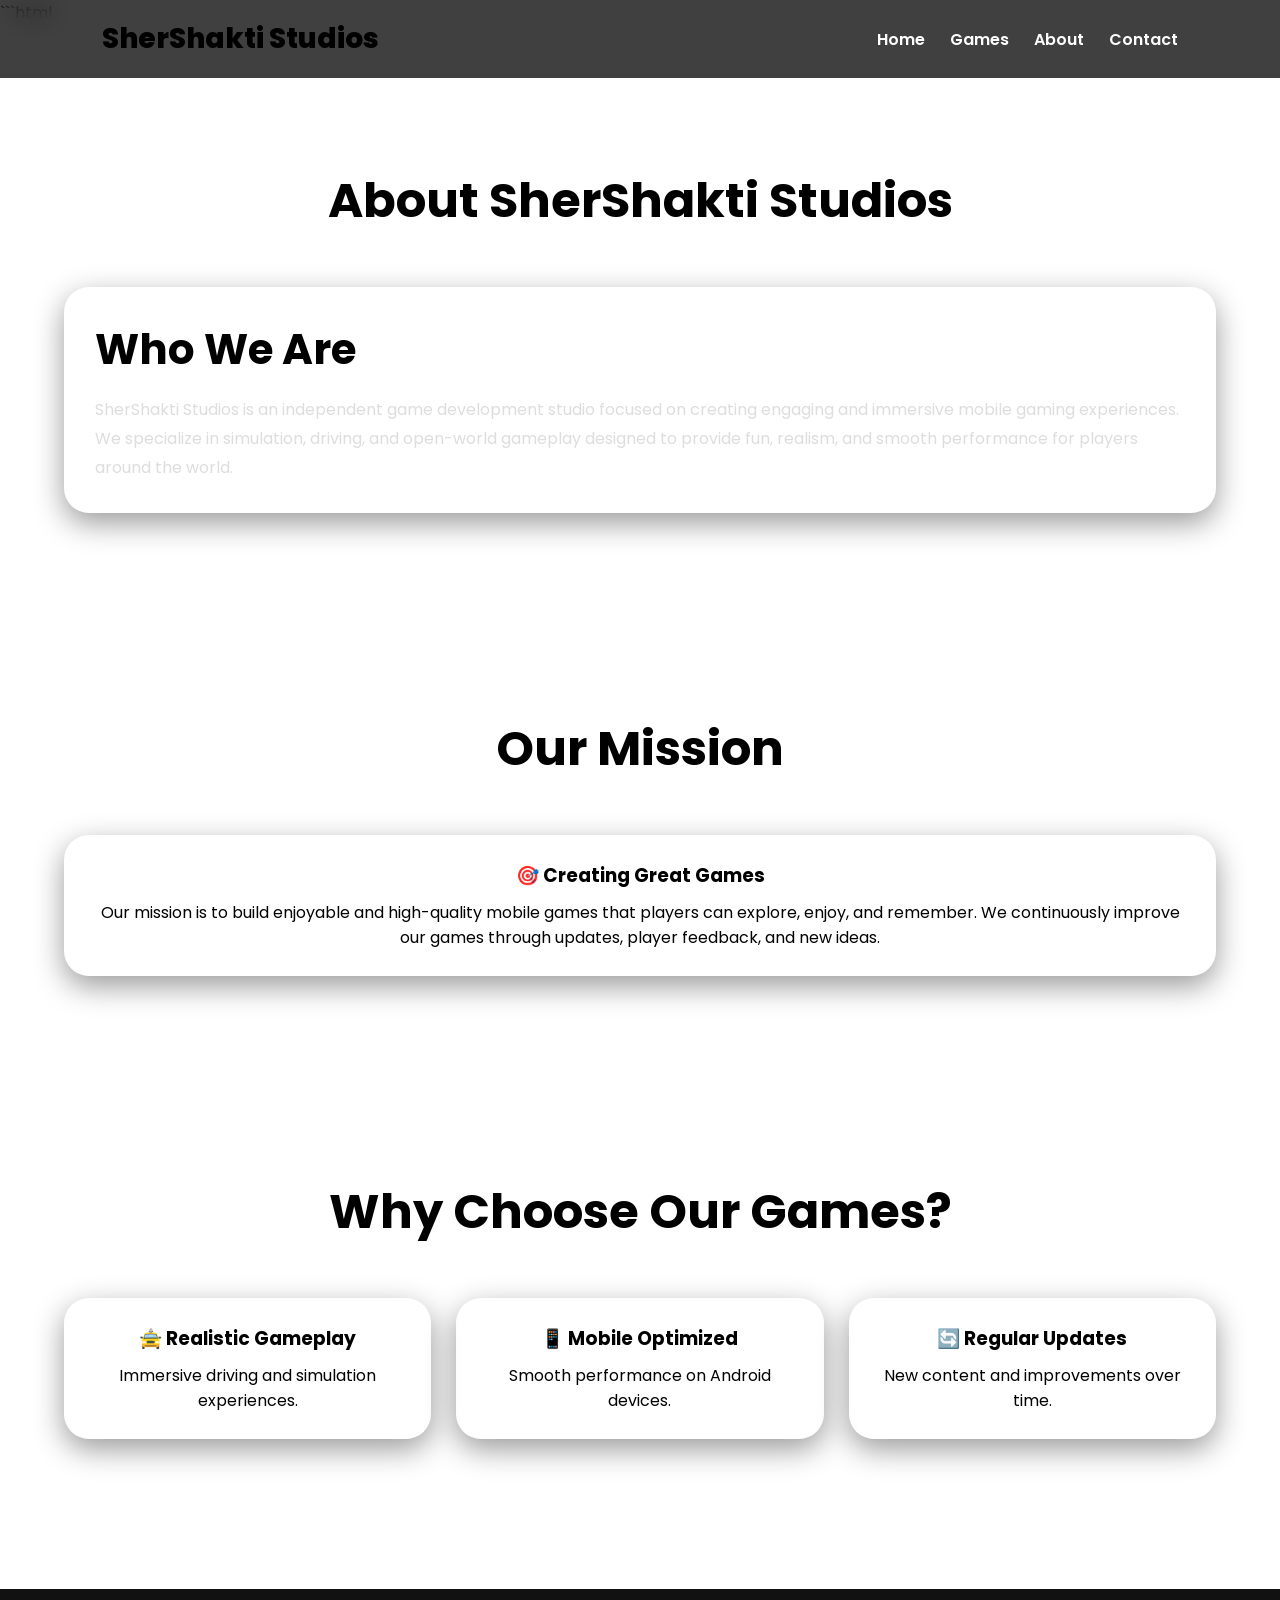
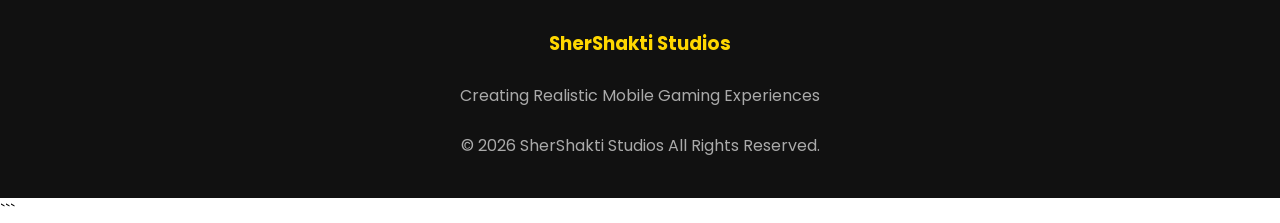
<file: about.html>
```html
<!DOCTYPE html>
<html lang="en">

<head>
<meta charset="UTF-8">
<meta name="viewport" content="width=device-width, initial-scale=1.0">

<title>About Us - SherShakti Studios</title>

<link rel="stylesheet" href="style.css">

<link href="https://fonts.googleapis.com/css2?family=Poppins:wght@300;400;600;700;800&display=swap" rel="stylesheet">
</head>

<body>

<nav>

<div class="logo-text">
SherShakti Studios
</div>

<ul>
<li><a href="index.html">Home</a></li>
<li><a href="games.html">Games</a></li>
<li><a href="about.html">About</a></li>
<li><a href="contact.html">Contact</a></li>
</ul>

</nav>

<section class="container" style="padding-top:140px;">

<h1 class="section-title">
About SherShakti Studios
</h1>

<div class="game-card">

<div class="game-info">

<h3>Who We Are</h3>

<p>

SherShakti Studios is an independent game development studio focused on creating engaging and immersive mobile gaming experiences.

We specialize in simulation, driving, and open-world gameplay designed to provide fun, realism, and smooth performance for players around the world.

</p>

</div>

</div>

</section>

<section class="container">

<h2 class="section-title">
Our Mission
</h2>

<div class="feature">

<h3>🎯 Creating Great Games</h3>

<p>

Our mission is to build enjoyable and high-quality mobile games that players can explore, enjoy, and remember.

We continuously improve our games through updates, player feedback, and new ideas.

</p>

</div>

</section>

<section class="container">

<h2 class="section-title">
Why Choose Our Games?
</h2>

<div class="features">

<div class="feature">
<h3>🚖 Realistic Gameplay</h3>
<p>Immersive driving and simulation experiences.</p>
</div>

<div class="feature">
<h3>📱 Mobile Optimized</h3>
<p>Smooth performance on Android devices.</p>
</div>

<div class="feature">
<h3>🔄 Regular Updates</h3>
<p>New content and improvements over time.</p>
</div>

</div>

</section>

<footer>

<h3 style="color:#ffd700;">
SherShakti Studios
</h3>

<br>

<p>
Creating Realistic Mobile Gaming Experiences
</p>

<br>

<p>
© 2026 SherShakti Studios
All Rights Reserved.
</p>

</footer>

<script src="script.js"></script>

</body>
</html>
```
</file>
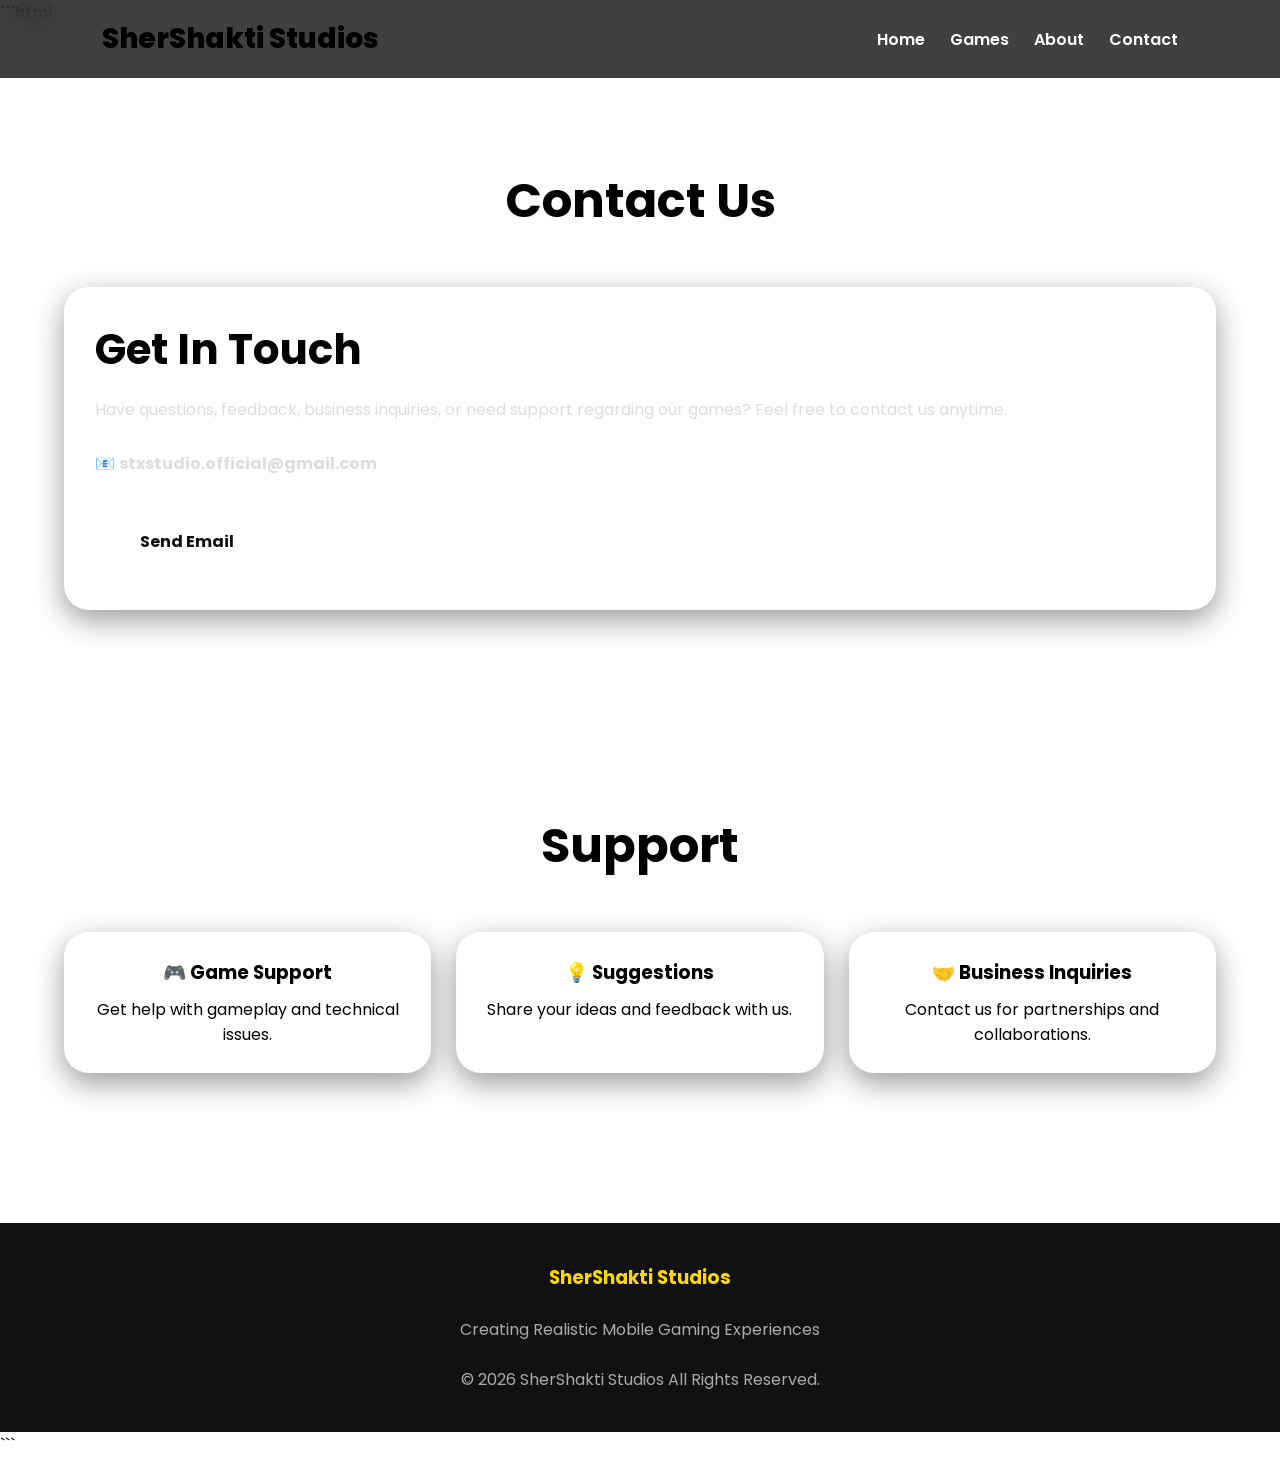
<file: contact.html>
```html
<!DOCTYPE html>
<html lang="en">

<head>
<meta charset="UTF-8">
<meta name="viewport" content="width=device-width, initial-scale=1.0">

<title>Contact Us - SherShakti Studios</title>

<link rel="stylesheet" href="style.css">

<link href="https://fonts.googleapis.com/css2?family=Poppins:wght@300;400;600;700;800&display=swap" rel="stylesheet">
</head>

<body>

<nav>

<div class="logo-text">
SherShakti Studios
</div>

<ul>
<li><a href="index.html">Home</a></li>
<li><a href="games.html">Games</a></li>
<li><a href="about.html">About</a></li>
<li><a href="contact.html">Contact</a></li>
</ul>

</nav>

<section class="container" style="padding-top:140px;">

<h1 class="section-title">
Contact Us
</h1>

<div class="game-card">

<div class="game-info">

<h3>Get In Touch</h3>

<p>

Have questions, feedback, business inquiries,
or need support regarding our games?

Feel free to contact us anytime.

</p>

<br>

<p>
📧 <strong>stxstudio.official@gmail.com</strong>
</p>

<br>

<a href="mailto:stxstudio.official@gmail.com" class="btn">
Send Email
</a>

</div>

</div>

</section>

<section class="container">

<h2 class="section-title">
Support
</h2>

<div class="features">

<div class="feature">
<h3>🎮 Game Support</h3>
<p>Get help with gameplay and technical issues.</p>
</div>

<div class="feature">
<h3>💡 Suggestions</h3>
<p>Share your ideas and feedback with us.</p>
</div>

<div class="feature">
<h3>🤝 Business Inquiries</h3>
<p>Contact us for partnerships and collaborations.</p>
</div>

</div>

</section>

<footer>

<h3 style="color:#ffd700;">
SherShakti Studios
</h3>

<br>

<p>
Creating Realistic Mobile Gaming Experiences
</p>

<br>

<p>
© 2026 SherShakti Studios
All Rights Reserved.
</p>

</footer>

<script src="script.js"></script>

</body>
</html>
```
</file>
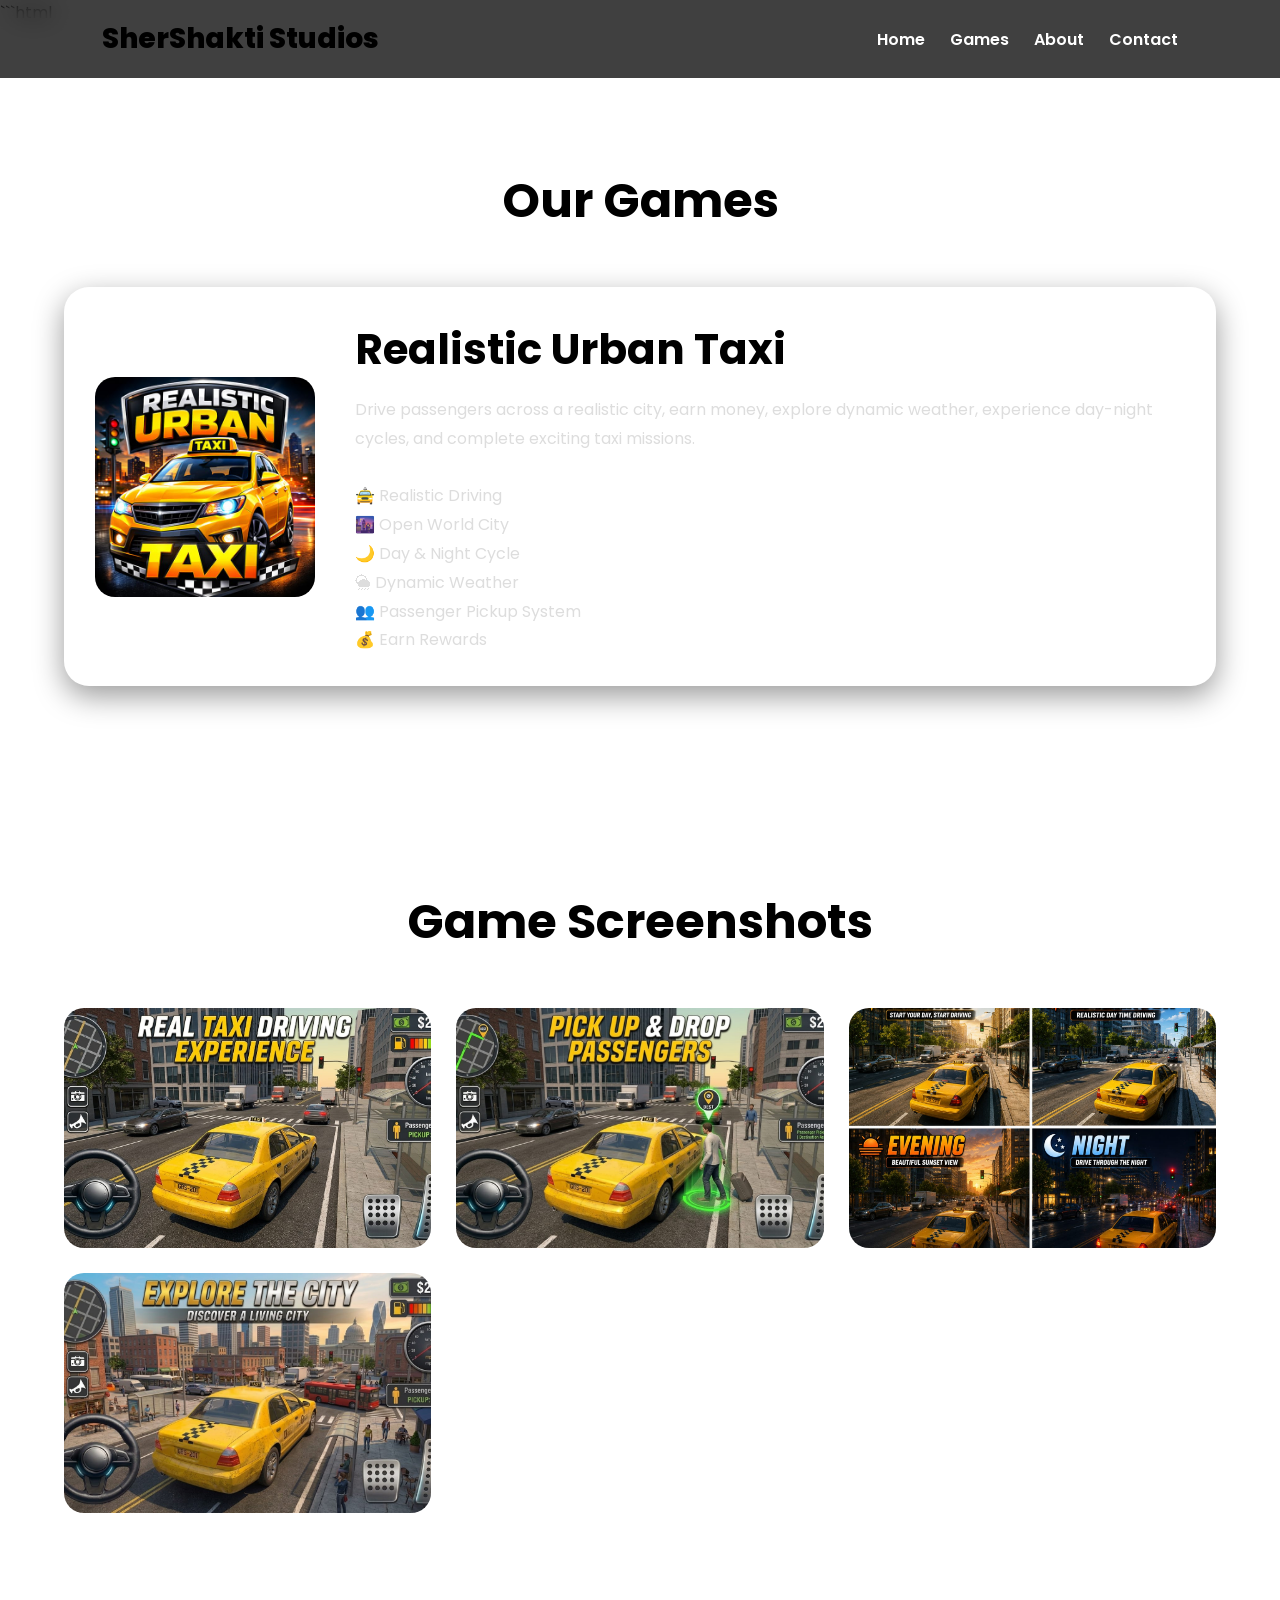
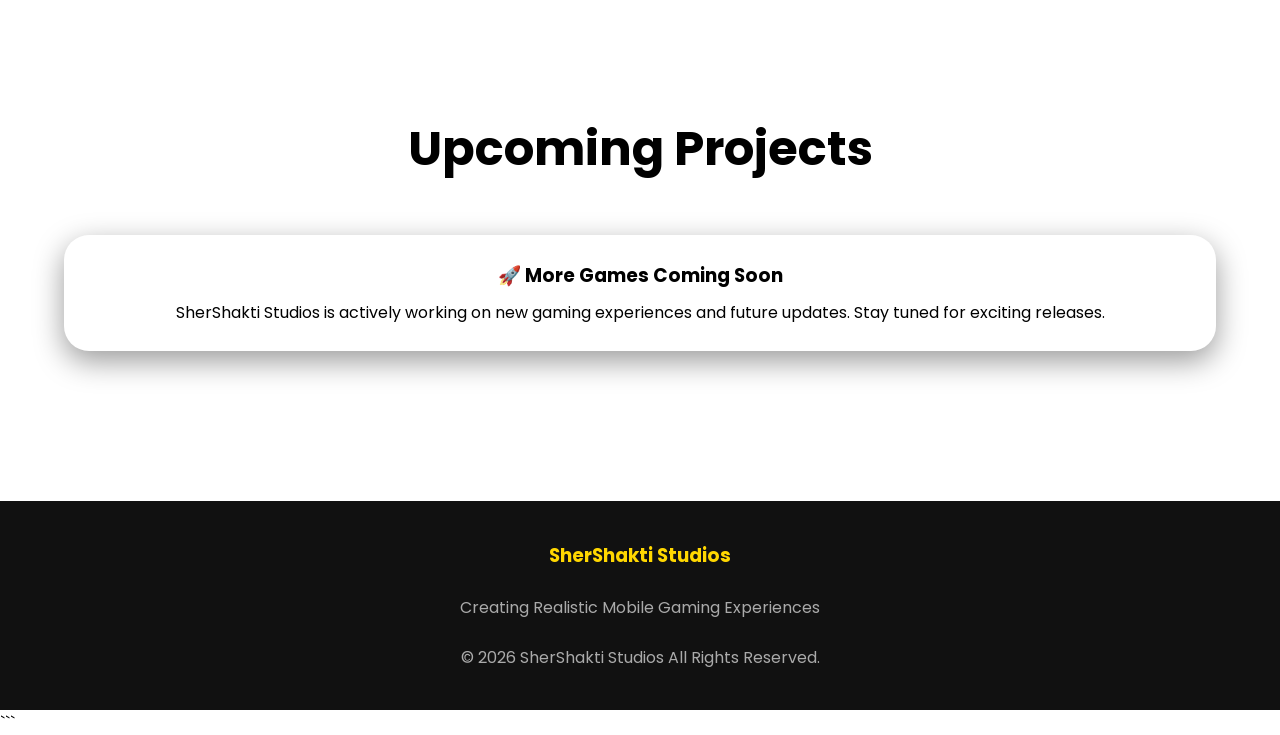
<file: games.html>
```html
<!DOCTYPE html>
<html lang="en">

<head>
<meta charset="UTF-8">
<meta name="viewport" content="width=device-width, initial-scale=1.0">

<title>Our Games - SherShakti Studios</title>

<link rel="stylesheet" href="style.css">

<link href="https://fonts.googleapis.com/css2?family=Poppins:wght@300;400;600;700;800&display=swap" rel="stylesheet">
</head>

<body>

<nav>

<div class="logo-text">
SherShakti Studios
</div>

<ul>
<li><a href="index.html">Home</a></li>
<li><a href="games.html">Games</a></li>
<li><a href="about.html">About</a></li>
<li><a href="contact.html">Contact</a></li>
</ul>

</nav>

<section class="container" style="padding-top:140px;">

<h1 class="section-title">
Our Games
</h1>

<div class="game-card">

<img src="images/icon.jpeg" alt="Realistic Urban Taxi">

<div class="game-info">

<h3>Realistic Urban Taxi</h3>

<p>
Drive passengers across a realistic city,
earn money, explore dynamic weather,
experience day-night cycles,
and complete exciting taxi missions.

<br><br>

🚖 Realistic Driving

<br>

🌆 Open World City

<br>

🌙 Day & Night Cycle

<br>

🌦 Dynamic Weather

<br>

👥 Passenger Pickup System

<br>

💰 Earn Rewards

</p>

</div>

</div>

</section>

<section class="container">

<h2 class="section-title">
Game Screenshots
</h2>

<div class="gallery">

<img src="images/screenshot1.jpeg" alt="Screenshot 1">
<img src="images/screenshot2.jpeg" alt="Screenshot 2">
<img src="images/screenshot3.jpeg" alt="Screenshot 3">
<img src="images/screenshot4.jpeg" alt="Screenshot 4">

</div>

</section>

<section class="container">

<h2 class="section-title">
Upcoming Projects
</h2>

<div class="feature">

<h3>🚀 More Games Coming Soon</h3>

<p>
SherShakti Studios is actively working on
new gaming experiences and future updates.
Stay tuned for exciting releases.
</p>

</div>

</section>

<footer>

<h3 style="color:#ffd700;">
SherShakti Studios
</h3>

<br>

<p>
Creating Realistic Mobile Gaming Experiences
</p>

<br>

<p>
© 2026 SherShakti Studios
All Rights Reserved.
</p>

</footer>

<script src="script.js"></script>

</body>
</html>
```
</file>
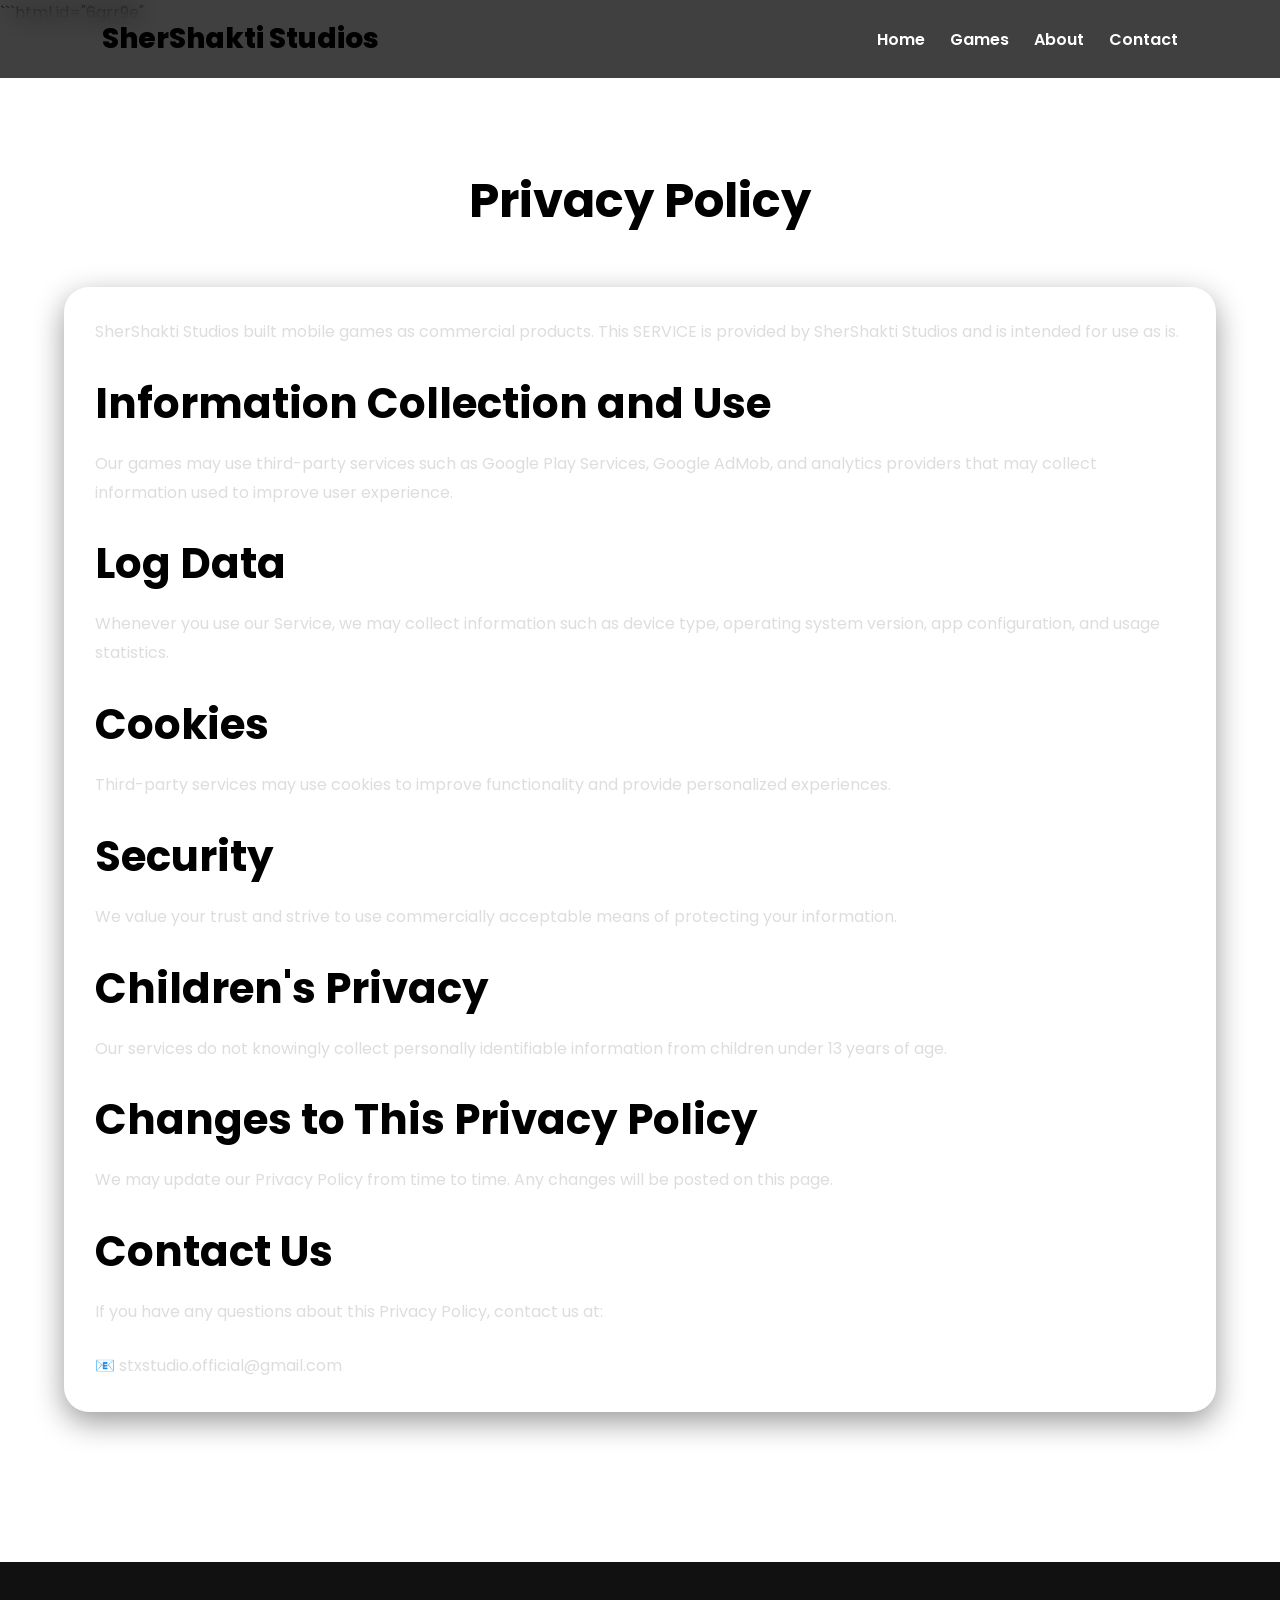
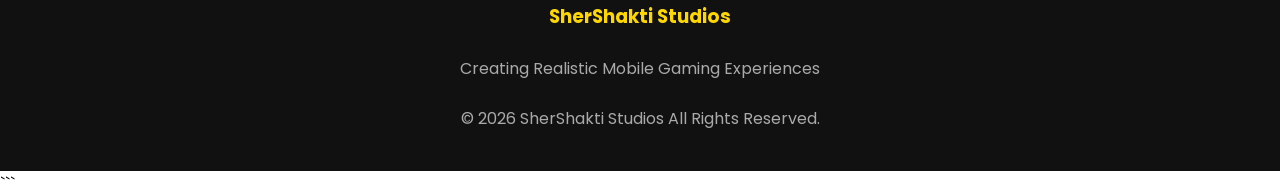
<file: privacy.html>
```html id="6grr9e"
<!DOCTYPE html>
<html lang="en">

<head>
<meta charset="UTF-8">
<meta name="viewport" content="width=device-width, initial-scale=1.0">

<title>Privacy Policy - SherShakti Studios</title>

<link rel="stylesheet" href="style.css">

<link href="https://fonts.googleapis.com/css2?family=Poppins:wght@300;400;600;700;800&display=swap" rel="stylesheet">
</head>

<body>

<nav>

<div class="logo-text">
SherShakti Studios
</div>

<ul>
<li><a href="index.html">Home</a></li>
<li><a href="games.html">Games</a></li>
<li><a href="about.html">About</a></li>
<li><a href="contact.html">Contact</a></li>
</ul>

</nav>

<section class="container" style="padding-top:140px;">

<h1 class="section-title">
Privacy Policy
</h1>

<div class="game-card">

<div class="game-info">

<p>

SherShakti Studios built mobile games as commercial products.
This SERVICE is provided by SherShakti Studios and is intended for use as is.

</p>

<br>

<h3>Information Collection and Use</h3>

<p>
Our games may use third-party services such as Google Play Services,
Google AdMob, and analytics providers that may collect information used
to improve user experience.
</p>

<br>

<h3>Log Data</h3>

<p>
Whenever you use our Service, we may collect information such as
device type, operating system version, app configuration,
and usage statistics.
</p>

<br>

<h3>Cookies</h3>

<p>
Third-party services may use cookies to improve functionality
and provide personalized experiences.
</p>

<br>

<h3>Security</h3>

<p>
We value your trust and strive to use commercially acceptable
means of protecting your information.
</p>

<br>

<h3>Children's Privacy</h3>

<p>
Our services do not knowingly collect personally identifiable
information from children under 13 years of age.
</p>

<br>

<h3>Changes to This Privacy Policy</h3>

<p>
We may update our Privacy Policy from time to time.
Any changes will be posted on this page.
</p>

<br>

<h3>Contact Us</h3>

<p>
If you have any questions about this Privacy Policy,
contact us at:
</p>

<br>

<p>
📧 stxstudio.official@gmail.com
</p>

</div>

</div>

</section>

<footer>

<h3 style="color:#ffd700;">
SherShakti Studios
</h3>

<br>

<p>
Creating Realistic Mobile Gaming Experiences
</p>

<br>

<p>
© 2026 SherShakti Studios
All Rights Reserved.
</p>

</footer>

<script src="script.js"></script>

</body>
</html>
```
</file>
<file: style.css>
```css
:root{
--primary:#ffd700;
--secondary:#ff9d00;
--dark:#050505;
--card:#111111;
--text:#ffffff;
--gray:#cfcfcf;
}

*{
margin:0;
padding:0;
box-sizing:border-box;
scroll-behavior:smooth;
}

body{
font-family:'Poppins',sans-serif;
background:var(--dark);
color:var(--text);
overflow-x:hidden;
}

/* Scrollbar */

::-webkit-scrollbar{
width:8px;
}

::-webkit-scrollbar-track{
background:#111;
}

::-webkit-scrollbar-thumb{
background:var(--primary);
border-radius:10px;
}

/* Navbar */

nav{
position:fixed;
top:0;
left:0;
width:100%;
padding:18px 8%;
display:flex;
justify-content:space-between;
align-items:center;
background:rgba(0,0,0,.75);
backdrop-filter:blur(12px);
z-index:999;
}

.logo-text{
font-size:28px;
font-weight:800;
color:var(--primary);
}

nav ul{
display:flex;
gap:25px;
list-style:none;
}

nav ul li a{
color:white;
text-decoration:none;
font-weight:600;
transition:.3s;
}

nav ul li a:hover{
color:var(--primary);
}

/* Hero */

.hero{
height:100vh;
display:flex;
align-items:center;
justify-content:center;
text-align:center;

background:
linear-gradient(rgba(0,0,0,.7),rgba(0,0,0,.85)),
url("images/screenshot1.jpeg");

background-size:cover;
background-position:center;
}

.hero-content{
max-width:900px;
padding:20px;
}

.logo{
width:150px;
height:150px;
border-radius:30px;
margin-bottom:20px;

box-shadow:
0 0 20px rgba(255,215,0,.4),
0 0 50px rgba(255,215,0,.2);
}

.hero h1{
font-size:72px;
font-weight:800;
color:var(--primary);

text-shadow:
0 0 10px #ffd700,
0 0 25px #ffd700;
}

.hero p{
font-size:22px;
color:#ddd;
margin-top:15px;
margin-bottom:25px;
}

/* Buttons */

.btn{
display:inline-block;
padding:15px 35px;
margin:10px;

background:
linear-gradient(
45deg,
var(--primary),
var(--secondary)
);

color:#111;
font-weight:700;
text-decoration:none;
border-radius:50px;

transition:.3s;
}

.btn:hover{
transform:translateY(-5px);
box-shadow:
0 0 25px rgba(255,215,0,.5);
}

/* Sections */

.container{
width:90%;
max-width:1200px;
margin:auto;
padding:100px 0;
}

.section-title{
text-align:center;
font-size:48px;
margin-bottom:50px;
color:var(--primary);
}

/* Cards */

.card,
.feature,
.stat,
.game-card{

background:
rgba(255,255,255,.05);

backdrop-filter:blur(15px);

border:
1px solid rgba(255,255,255,.08);

border-radius:25px;

box-shadow:
0 10px 30px rgba(0,0,0,.4);
}

/* Featured Game */

.game-card{
display:flex;
gap:40px;
align-items:center;
padding:30px;
flex-wrap:wrap;
}

.game-card img{
width:220px;
border-radius:20px;
}

.game-info{
flex:1;
}

.game-info h3{
font-size:42px;
color:var(--primary);
margin-bottom:15px;
}

.game-info p{
color:#ddd;
line-height:1.8;
}

/* Features */

.features{
display:grid;
grid-template-columns:
repeat(auto-fit,minmax(250px,1fr));

gap:25px;
}

.feature{
padding:25px;
text-align:center;
transition:.3s;
}

.feature:hover{
transform:translateY(-8px);
}

.feature h3{
color:var(--primary);
margin-bottom:10px;
}

/* Gallery */

.gallery{
display:grid;
grid-template-columns:
repeat(auto-fit,minmax(300px,1fr));

gap:25px;
}

.gallery img{
width:100%;
height:240px;
object-fit:cover;
border-radius:20px;
cursor:pointer;
transition:.3s;
}

.gallery img:hover{
transform:scale(1.05);

box-shadow:
0 0 30px rgba(255,215,0,.3);
}

/* Stats */

.stats{
display:grid;
grid-template-columns:
repeat(auto-fit,minmax(220px,1fr));

gap:25px;
text-align:center;
}

.stat{
padding:30px;
}

.stat h3{
font-size:48px;
color:var(--primary);
}

/* Contact */

.contact{
text-align:center;
}

.contact p{
font-size:22px;
margin-bottom:20px;
}

/* Footer */

footer{
background:#111;
padding:40px;
text-align:center;
color:#aaa;
margin-top:50px;
}

/* Animations */

.fade-up{
animation:fadeUp 1s ease;
}

@keyframes fadeUp{

from{
opacity:0;
transform:translateY(30px);
}

to{
opacity:1;
transform:translateY(0);
}

}

/* Mobile */

@media(max-width:768px){

.hero h1{
font-size:42px;
}

.hero p{
font-size:18px;
}

.logo{
width:110px;
height:110px;
}

.section-title{
font-size:34px;
}

nav{
padding:15px;
}

nav ul{
gap:12px;
font-size:14px;
}

}
```
</file>
